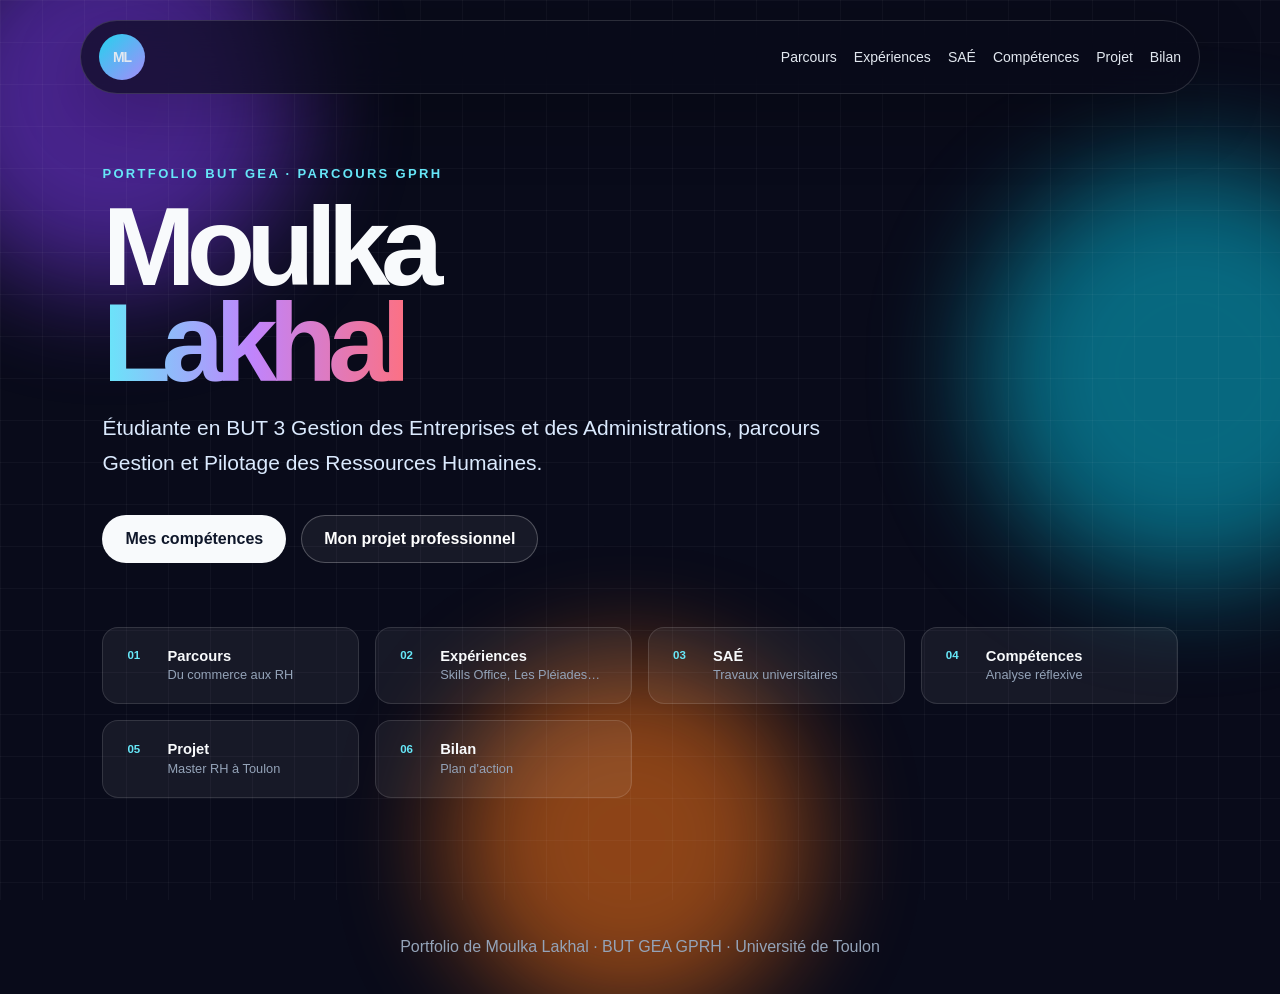
<file: index.html>
<!DOCTYPE html>
<html lang="fr">
<head>
  <meta charset="UTF-8" />
  <meta name="viewport" content="width=device-width, initial-scale=1.0" />
  <title>Portfolio BUT GEA GPRH - Moulka Lakhal</title>
  <link rel="stylesheet" href="style.css" />
  <link rel="stylesheet" href="style-patch.css" />
  <style>
    div.home-nav { display: grid !important; grid-template-columns: repeat(auto-fill, minmax(220px, 1fr)) !important; gap: 1rem !important; }
    div.home-nav a { display: flex !important; flex-direction: row !important; align-items: flex-start !important; gap: 1rem !important; padding: 1.25rem 1.5rem !important; background: rgba(255,255,255,.06) !important; border: 1px solid rgba(255,255,255,.12) !important; border-radius: 16px !important; text-decoration: none !important; color: #f8fafc !important; font-size: 14px !important; transition: transform .2s !important; }
    div.home-nav a:hover { transform: translateY(-3px) !important; border-color: rgba(103,232,249,.45) !important; }
    div.home-nav .hnc-num { font-size: .72rem !important; font-weight: 900 !important; color: #67e8f9 !important; min-width: 1.5rem !important; flex-shrink: 0 !important; padding-top: .1rem !important; }
    div.home-nav strong { display: block !important; font-size: .92rem !important; margin-bottom: .2rem !important; }
    div.home-nav p { margin: 0 !important; font-size: .8rem !important; color: #94a3b8 !important; line-height: 1.3 !important; }
  </style>
</head>
<body>
  <div class="orb orb-1"></div>
  <div class="orb orb-2"></div>
  <div class="orb orb-3"></div>
  <div class="grain"></div>

  <header class="navbar">
    <a class="logo" href="index.html">ML</a>
    <button class="menu-btn" id="menuBtn">☰</button>
    <nav id="navLinks">
      <a href="parcours.html">Parcours</a>
      <a href="experiences.html">Expériences</a>
      <a href="sae.html">SAÉ</a>
      <a href="competences.html">Compétences</a>
      <a href="projet.html">Projet</a>
      <a href="bilan.html">Bilan</a>
    </div>
  </header>

  <main>
    <section class="hero-home section">
      <div class="hero-home-inner reveal">
        <p class="eyebrow">Portfolio BUT GEA · Parcours GPRH</p>
        <h1>Moulka<br><span>Lakhal</span></h1>
        <p class="hero-text">
          Étudiante en BUT 3 Gestion des Entreprises et des Administrations, parcours Gestion et Pilotage des Ressources Humaines.
        </p>
        <div class="hero-actions">
          <a class="btn primary" href="competences.html">Mes compétences</a>
          <a class="btn secondary" href="projet.html">Mon projet professionnel</a>
        </div>
      </div>

      <div class="home-nav reveal delay-1">
        <a href="parcours.html" class="home-nav-card">
          <span class="hnc-num">01</span>
          <div>
            <strong>Parcours</strong>
            <p>Du commerce aux RH</p>
          </div>
        </a>
        <a href="experiences.html" class="home-nav-card">
          <span class="hnc-num">02</span>
          <div>
            <strong>Expériences</strong>
            <p>Skills Office, Les Pléiades…</p>
          </div>
        </a>
        <a href="sae.html" class="home-nav-card">
          <span class="hnc-num">03</span>
          <div>
            <strong>SAÉ</strong>
            <p>Travaux universitaires</p>
          </div>
        </a>
        <a href="competences.html" class="home-nav-card">
          <span class="hnc-num">04</span>
          <div>
            <strong>Compétences</strong>
            <p>Analyse réflexive</p>
          </div>
        </a>
        <a href="projet.html" class="home-nav-card">
          <span class="hnc-num">05</span>
          <div>
            <strong>Projet</strong>
            <p>Master RH à Toulon</p>
          </div>
        </a>
        <a href="bilan.html" class="home-nav-card">
          <span class="hnc-num">06</span>
          <div>
            <strong>Bilan</strong>
            <p>Plan d'action</p>
          </div>
        </a>
      </div>
    </section>
  </main>

  <footer>
    <p>Portfolio de Moulka Lakhal · BUT GEA GPRH · Université de Toulon</p>
  </footer>

  <script src="script.js"></script>
</body>
</html>
</file>
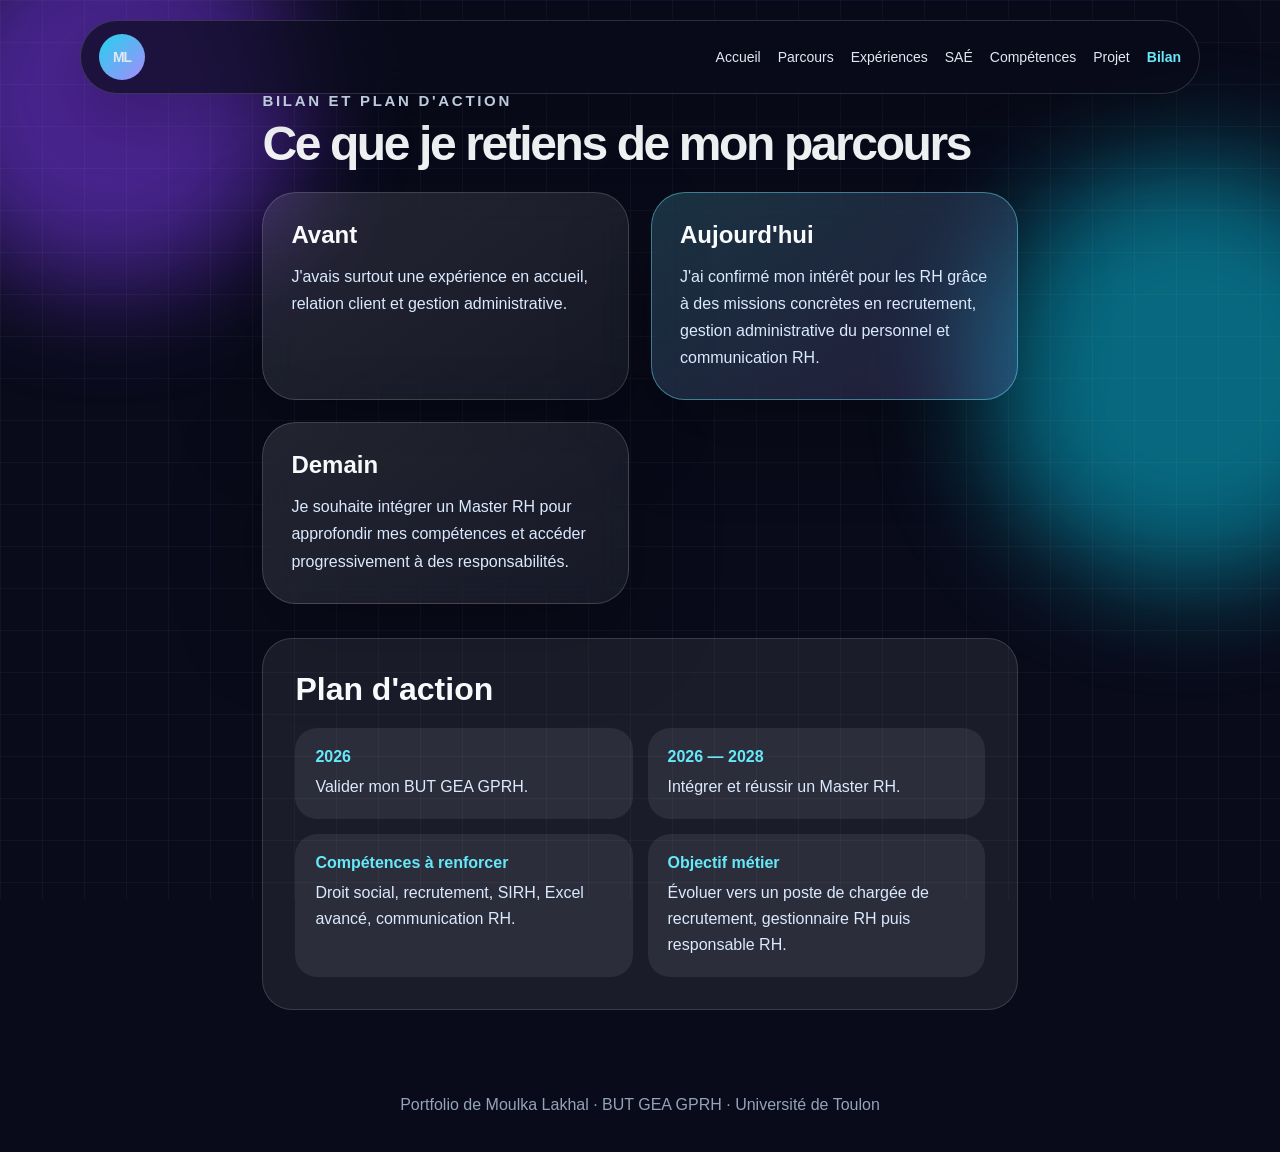
<file: bilan.html>
<!DOCTYPE html>
<html lang="fr">
<head>
  <meta charset="UTF-8" />
  <meta name="viewport" content="width=device-width, initial-scale=1.0" />
  <title>Bilan - Moulka Lakhal</title>
  <link rel="stylesheet" href="style.css" />
  <link rel="stylesheet" href="style-patch.css" />
</head>
<body class="simple-page">
  <div class="orb orb-1"></div>
  <div class="orb orb-2"></div>
  <div class="grain"></div>

  <header class="navbar">
    <a class="logo" href="index.html">ML</a>
    <button class="menu-btn" id="menuBtn">☰</button>
    <nav id="navLinks">
      <a href="index.html">Accueil</a>
      <a href="parcours.html">Parcours</a>
      <a href="experiences.html">Expériences</a>
      <a href="sae.html">SAÉ</a>
      <a href="competences.html">Compétences</a>
      <a href="projet.html">Projet</a>
      <a href="bilan.html" class="active">Bilan</a>
    </nav>
  </header>

  <main class="document-page">
    <div class="section-title reveal">
      <p class="eyebrow">Bilan et plan d'action</p>
      <h2>Ce que je retiens de mon parcours</h2>
    </div>
    <div class="bilan-grid reveal">
      <article class="bilan-card">
        <h3>Avant</h3>
        <p>J'avais surtout une expérience en accueil, relation client et gestion administrative.</p>
      </article>
      <article class="bilan-card highlight">
        <h3>Aujourd'hui</h3>
        <p>J'ai confirmé mon intérêt pour les RH grâce à des missions concrètes en recrutement, gestion administrative du personnel et communication RH.</p>
      </article>
      <article class="bilan-card">
        <h3>Demain</h3>
        <p>Je souhaite intégrer un Master RH pour approfondir mes compétences et accéder progressivement à des responsabilités.</p>
      </article>
    </div>

    <div class="action-plan reveal">
      <h3>Plan d'action</h3>
      <div class="steps">
        <div><span>2026</span><p>Valider mon BUT GEA GPRH.</p></div>
        <div><span>2026 — 2028</span><p>Intégrer et réussir un Master RH.</p></div>
        <div><span>Compétences à renforcer</span><p>Droit social, recrutement, SIRH, Excel avancé, communication RH.</p></div>
        <div><span>Objectif métier</span><p>Évoluer vers un poste de chargée de recrutement, gestionnaire RH puis responsable RH.</p></div>
      </div>
    </div>
  </main>

  <footer>
    <p>Portfolio de Moulka Lakhal · BUT GEA GPRH · Université de Toulon</p>
  </footer>

  <script src="script.js"></script>
</body>
</html>
</file>
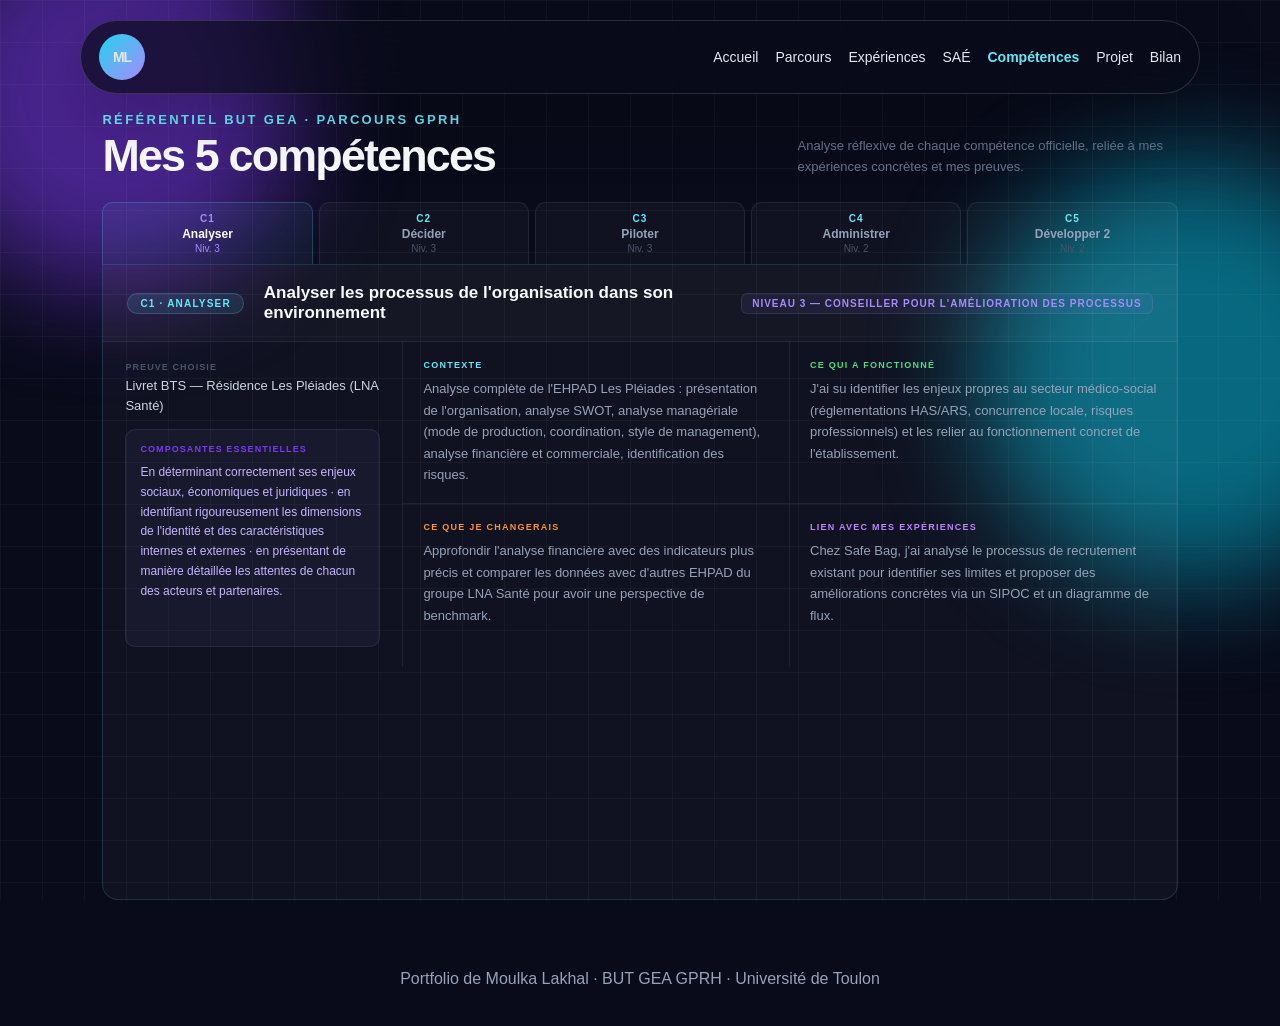
<file: competences.html>
<!DOCTYPE html>
<html lang="fr">
<head>
  <meta charset="UTF-8" />
  <meta name="viewport" content="width=device-width, initial-scale=1.0" />
  <title>Compétences - Moulka Lakhal</title>
  <link rel="stylesheet" href="style.css" />
  <link rel="stylesheet" href="style-patch.css" />
  <style>
    body.simple-page { scroll-snap-type: none; }

    .comp-page { padding: 5.5rem 0 0; min-height: 100vh; display: flex; flex-direction: column; }

    /* ── En-tête ── */
    .comp-hero {
      padding: 1.5rem 8vw 0;
      display: flex;
      align-items: baseline;
      justify-content: space-between;
      gap: 2rem;
      flex-wrap: wrap;
    }
    .comp-hero h2 {
      font-size: clamp(1.8rem, 3.5vw, 3rem);
      line-height: 1;
      letter-spacing: -.04em;
      margin: 4px 0 0;
    }
    .comp-hero-desc {
      max-width: 380px;
      font-size: 13px;
      color: #64748b;
      line-height: 1.6;
      align-self: flex-end;
    }

    /* ── Onglets ── */
    .comp-tabs {
      display: flex;
      margin: 1.5rem 8vw 0;
      gap: 6px;
    }
    .comp-tab {
      flex: 1;
      padding: 10px 8px 10px;
      text-align: center;
      cursor: pointer;
      border-radius: 10px 10px 0 0;
      border: 1px solid rgba(255,255,255,.08);
      border-bottom: none;
      background: rgba(255,255,255,.03);
      transition: background .2s;
      user-select: none;
    }
    .comp-tab .tab-num { font-size: 10px; font-weight: 900; color: #67e8f9; display: block; margin-bottom: 3px; letter-spacing: .1em; }
    .comp-tab .tab-label { font-size: 12px; font-weight: 700; color: #94a3b8; display: block; line-height: 1.2; }
    .comp-tab .tab-sub { font-size: 10px; color: #475569; display: block; margin-top: 2px; }
    .comp-tab:hover { background: rgba(255,255,255,.06); }
    .comp-tab:hover .tab-label { color: #e2e8f0; }
    .comp-tab.active { background: rgba(103,232,249,.06); border-color: rgba(103,232,249,.2); }
    .comp-tab.active .tab-num { color: #a78bfa; }
    .comp-tab.active .tab-label { color: #fff; }
    .comp-tab.active .tab-sub { color: #a78bfa; }

    /* ── Zone principale ── */
    .comp-panels {
      flex: 1;
      margin: 0 8vw;
      border: 1px solid rgba(103,232,249,.15);
      border-radius: 0 0 16px 16px;
      background: rgba(255,255,255,.03);
      overflow: hidden;
    }

    .comp-panel { display: none; }
    .comp-panel.active { display: grid; grid-template-columns: 300px 1fr; grid-template-rows: auto 1fr; }

    /* ── Bandeau du haut pleine largeur ── */
    .comp-top {
      grid-column: 1 / -1;
      display: flex;
      align-items: center;
      gap: 20px;
      padding: 18px 24px;
      border-bottom: 1px solid rgba(255,255,255,.07);
      background: rgba(255,255,255,.02);
      flex-wrap: wrap;
    }
    .comp-badge {
      padding: 4px 12px;
      border-radius: 999px;
      background: rgba(103,232,249,.1);
      border: 1px solid rgba(103,232,249,.2);
      font-size: 10px;
      font-weight: 900;
      color: #67e8f9;
      text-transform: uppercase;
      letter-spacing: .12em;
      white-space: nowrap;
    }
    .comp-top-title {
      font-size: 17px;
      font-weight: 700;
      color: #f8fafc;
      flex: 1;
      min-width: 200px;
    }
    .comp-niveau {
      font-size: 10px;
      font-weight: 700;
      color: #a78bfa;
      text-transform: uppercase;
      letter-spacing: .1em;
      padding: 4px 10px;
      background: rgba(167,139,250,.08);
      border-radius: 6px;
      border: 1px solid rgba(167,139,250,.15);
      white-space: nowrap;
    }

    /* ── Colonne gauche ── */
    .comp-left {
      padding: 20px 22px;
      border-right: 1px solid rgba(255,255,255,.07);
      display: flex;
      flex-direction: column;
      gap: 14px;
    }
    .info-block { display: flex; flex-direction: column; gap: 4px; }
    .info-label {
      font-size: 9px;
      text-transform: uppercase;
      letter-spacing: .12em;
      font-weight: 800;
      color: #475569;
    }
    .info-val { font-size: 13px; color: #cbd5e1; line-height: 1.5; }

    .comp-ce {
      flex: 1;
      background: rgba(167,139,250,.06);
      border: 1px solid rgba(167,139,250,.12);
      border-radius: 10px;
      padding: 12px 14px;
      font-size: 12px;
      color: #c4b5fd;
      line-height: 1.65;
    }
    .comp-ce-label {
      font-size: 9px;
      text-transform: uppercase;
      letter-spacing: .12em;
      color: #7c3aed;
      font-weight: 800;
      margin-bottom: 6px;
    }

    /* ── Colonne droite : grille 2×2 ── */
    .comp-right {
      display: grid;
      grid-template-columns: 1fr 1fr;
      grid-template-rows: 1fr 1fr;
    }
    .comp-bloc {
      padding: 18px 20px;
      border-right: 1px solid rgba(255,255,255,.06);
      border-bottom: 1px solid rgba(255,255,255,.06);
    }
    .comp-bloc:nth-child(2) { border-right: none; }
    .comp-bloc:nth-child(3) { border-bottom: none; }
    .comp-bloc:nth-child(4) { border-right: none; border-bottom: none; }

    .comp-bloc-title {
      font-size: 9px;
      text-transform: uppercase;
      letter-spacing: .14em;
      font-weight: 800;
      margin-bottom: 8px;
    }
    .comp-bloc:nth-child(1) .comp-bloc-title { color: #67e8f9; }
    .comp-bloc:nth-child(2) .comp-bloc-title { color: #4ade80; }
    .comp-bloc:nth-child(3) .comp-bloc-title { color: #fb923c; }
    .comp-bloc:nth-child(4) .comp-bloc-title { color: #c084fc; }

    .comp-bloc-text { font-size: 13px; color: #94a3b8; line-height: 1.65; }

    /* ── Mobile ── */
    @media (max-width: 860px) {
      .comp-panel.active { grid-template-columns: 1fr; }
      .comp-top { flex-direction: column; align-items: flex-start; }
      .comp-left { border-right: none; border-bottom: 1px solid rgba(255,255,255,.07); }
      .comp-right { grid-template-columns: 1fr; }
      .comp-bloc { border-right: none; }
      .comp-tabs { gap: 3px; }
      .comp-tab { min-width: 60px; }
      .comp-tab .tab-sub { display: none; }
      .comp-panels { margin: 0 4vw; }
      .comp-hero { padding: 1.5rem 4vw 0; }
      .comp-tabs { margin: 1.5rem 4vw 0; }
    }
  </style>
</head>
<body class="simple-page">
  <div class="orb orb-1"></div>
  <div class="orb orb-2"></div>
  <div class="grain"></div>

  <header class="navbar">
    <a class="logo" href="index.html">ML</a>
    <button class="menu-btn" id="menuBtn">☰</button>
    <nav id="navLinks">
      <a href="index.html">Accueil</a>
      <a href="parcours.html">Parcours</a>
      <a href="experiences.html">Expériences</a>
      <a href="sae.html">SAÉ</a>
      <a href="competences.html" class="active">Compétences</a>
      <a href="projet.html">Projet</a>
      <a href="bilan.html">Bilan</a>
    </nav>
  </header>

  <main class="comp-page">

    <div class="comp-hero">
      <div>
        <p class="eyebrow" style="margin-bottom:6px">Référentiel BUT GEA · Parcours GPRH</p>
        <h2>Mes 5 compétences</h2>
      </div>
      <p class="comp-hero-desc">Analyse réflexive de chaque compétence officielle, reliée à mes expériences concrètes et mes preuves.</p>
    </div>

    <div class="comp-tabs">
      <div class="comp-tab active" onclick="showComp(0,this)">
        <span class="tab-num">C1</span>
        <span class="tab-label">Analyser</span>
        <span class="tab-sub">Niv. 3</span>
      </div>
      <div class="comp-tab" onclick="showComp(1,this)">
        <span class="tab-num">C2</span>
        <span class="tab-label">Décider</span>
        <span class="tab-sub">Niv. 3</span>
      </div>
      <div class="comp-tab" onclick="showComp(2,this)">
        <span class="tab-num">C3</span>
        <span class="tab-label">Piloter</span>
        <span class="tab-sub">Niv. 3</span>
      </div>
      <div class="comp-tab" onclick="showComp(3,this)">
        <span class="tab-num">C4</span>
        <span class="tab-label">Administrer</span>
        <span class="tab-sub">Niv. 2</span>
      </div>
      <div class="comp-tab" onclick="showComp(4,this)">
        <span class="tab-num">C5</span>
        <span class="tab-label">Développer 2</span>
        <span class="tab-sub">Niv. 2</span>
      </div>
    </div>

    <div class="comp-panels">

      <!-- C1 ANALYSER -->
      <div class="comp-panel active" id="panel-0">
        <div class="comp-top">
          <span class="comp-badge">C1 · Analyser</span>
          <span class="comp-top-title">Analyser les processus de l'organisation dans son environnement</span>
          <span class="comp-niveau">Niveau 3 — Conseiller pour l'amélioration des processus</span>
        </div>
        <div class="comp-left">
          <div class="info-block">
            <span class="info-label">Preuve choisie</span>
            <span class="info-val">Livret BTS — Résidence Les Pléiades (LNA Santé)</span>
          </div>
          <div class="comp-ce">
            <div class="comp-ce-label">Composantes essentielles</div>
            En déterminant correctement ses enjeux sociaux, économiques et juridiques · en identifiant rigoureusement les dimensions de l'identité et des caractéristiques internes et externes · en présentant de manière détaillée les attentes de chacun des acteurs et partenaires.
          </div>
        </div>
        <div class="comp-right">
          <div class="comp-bloc">
            <div class="comp-bloc-title">Contexte</div>
            <div class="comp-bloc-text">Analyse complète de l'EHPAD Les Pléiades : présentation de l'organisation, analyse SWOT, analyse managériale (mode de production, coordination, style de management), analyse financière et commerciale, identification des risques.</div>
          </div>
          <div class="comp-bloc">
            <div class="comp-bloc-title">Ce qui a fonctionné</div>
            <div class="comp-bloc-text">J'ai su identifier les enjeux propres au secteur médico-social (réglementations HAS/ARS, concurrence locale, risques professionnels) et les relier au fonctionnement concret de l'établissement.</div>
          </div>
          <div class="comp-bloc">
            <div class="comp-bloc-title">Ce que je changerais</div>
            <div class="comp-bloc-text">Approfondir l'analyse financière avec des indicateurs plus précis et comparer les données avec d'autres EHPAD du groupe LNA Santé pour avoir une perspective de benchmark.</div>
          </div>
          <div class="comp-bloc">
            <div class="comp-bloc-title">Lien avec mes expériences</div>
            <div class="comp-bloc-text">Chez Safe Bag, j'ai analysé le processus de recrutement existant pour identifier ses limites et proposer des améliorations concrètes via un SIPOC et un diagramme de flux.</div>
          </div>
        </div>
      </div>

      <!-- C2 DÉCIDER -->
      <div class="comp-panel" id="panel-1">
        <div class="comp-top">
          <span class="comp-badge">C2 · Décider</span>
          <span class="comp-top-title">Aider à la prise de décision</span>
          <span class="comp-niveau">Niveau 3 — Concourir à la prise de décision</span>
        </div>
        <div class="comp-left">
          <div class="info-block">
            <span class="info-label">Preuve choisie</span>
            <span class="info-val">Livret Safe Bag — indicateurs SMART et plan d'action recrutement</span>
          </div>
          <div class="comp-ce">
            <div class="comp-ce-label">Composantes essentielles</div>
            En utilisant efficacement un système d'information de gestion adapté · en utilisant des outils notamment numériques pertinents · en interprétant pertinemment les données qualitatives et quantitatives · en respectant rigoureusement les contraintes et procédures de l'organisation.
          </div>
        </div>
        <div class="comp-right">
          <div class="comp-bloc">
            <div class="comp-bloc-title">Contexte</div>
            <div class="comp-bloc-text">À partir du diagnostic du processus de recrutement chez Safe Bag, j'ai construit des indicateurs SMART (délai de recrutement, taux de réussite période d'essai, satisfaction managers) et un plan d'action priorisé.</div>
          </div>
          <div class="comp-bloc">
            <div class="comp-bloc-title">Ce qui a fonctionné</div>
            <div class="comp-bloc-text">La mise en place d'un tableau de suivi Excel et d'indicateurs mesurables a permis de structurer la prise de décision sur les recrutements de manière objective et traçable.</div>
          </div>
          <div class="comp-bloc">
            <div class="comp-bloc-title">Ce que je changerais</div>
            <div class="comp-bloc-text">Intégrer des données quantitatives sur le turnover et le coût moyen d'un recrutement pour renforcer l'argumentation et faciliter les arbitrages.</div>
          </div>
          <div class="comp-bloc">
            <div class="comp-bloc-title">Lien avec mes expériences</div>
            <div class="comp-bloc-text">Chez Phencia Consulting, j'ai utilisé des outils de gestion (facturation, lettrage, rapprochement) pour produire une information fiable servant à la prise de décision financière.</div>
          </div>
        </div>
      </div>

      <!-- C3 PILOTER -->
      <div class="comp-panel" id="panel-2">
        <div class="comp-top">
          <span class="comp-badge">C3 · Piloter</span>
          <span class="comp-top-title">Piloter les relations avec les parties prenantes de l'organisation</span>
          <span class="comp-niveau">Niveau 3 — Améliorer les relations entre les parties prenantes</span>
        </div>
        <div class="comp-left">
          <div class="info-block">
            <span class="info-label">Preuve choisie</span>
            <span class="info-val">Semaine de prévention des risques — Résidence Les Pléiades</span>
          </div>
          <div class="comp-ce">
            <div class="comp-ce-label">Composantes essentielles</div>
            En mettant en œuvre une démarche favorisant la cohésion de groupe · en participant efficacement à des projets collaboratifs · en mobilisant des outils et techniques de communication adaptés aux enjeux · en contribuant à la gestion individuelle et collective des parties prenantes.
          </div>
        </div>
        <div class="comp-right">
          <div class="comp-bloc">
            <div class="comp-bloc-title">Contexte</div>
            <div class="comp-bloc-text">Coordination de toutes les parties prenantes (chefs de service, soignants, ASH, restauration, résidents) pour la semaine de prévention sur 3 jours, avec sessions adaptées à chaque pôle.</div>
          </div>
          <div class="comp-bloc">
            <div class="comp-bloc-title">Ce qui a fonctionné</div>
            <div class="comp-bloc-text">La réunion de lancement, la communication ciblée (flyers, mails, rappels) et l'approche ludique ont favorisé l'adhésion. 85 % ont trouvé la méthode innovante, 88 % d'intérêt global.</div>
          </div>
          <div class="comp-bloc">
            <div class="comp-bloc-title">Ce que je changerais</div>
            <div class="comp-bloc-text">Mieux adapter les horaires pour les équipes de nuit et ajouter des mises en situation pratiques pour renforcer l'ancrage des bonnes pratiques.</div>
          </div>
          <div class="comp-bloc">
            <div class="comp-bloc-title">Lien avec mes expériences</div>
            <div class="comp-bloc-text">Chez Skills Office, j'ai géré quotidiennement les relations avec candidats, intérimaires et entreprises clientes en adaptant ma communication à chaque interlocuteur.</div>
          </div>
        </div>
      </div>

      <!-- C4 ADMINISTRER -->
      <div class="comp-panel" id="panel-3">
        <div class="comp-top">
          <span class="comp-badge">C4 · Administrer</span>
          <span class="comp-top-title">Gérer l'administration du personnel</span>
          <span class="comp-niveau">Niveau 2 — Optimiser les processus administratifs RH</span>
        </div>
        <div class="comp-left">
          <div class="info-block">
            <span class="info-label">Preuve choisie</span>
            <span class="info-val">Stage Skills Office Intérim — administration RH</span>
          </div>
          <div class="comp-ce">
            <div class="comp-ce-label">Composantes essentielles</div>
            En appliquant rigoureusement le cadre juridique en matière de RH · en établissant la paie conformément à la réglementation en vigueur · en produisant des documents administratifs et juridiques adaptés.
          </div>
        </div>
        <div class="comp-right">
          <div class="comp-bloc">
            <div class="comp-bloc-title">Contexte</div>
            <div class="comp-bloc-text">Gestion administrative complète des intérimaires : rédaction des contrats de mission, DPAE, visites médicales, suivi des dossiers. Utilisation d'Anael, Coffreo (signature électronique) et Medispace.</div>
          </div>
          <div class="comp-bloc">
            <div class="comp-bloc-title">Ce qui a fonctionné</div>
            <div class="comp-bloc-text">Rigueur dans le respect des délais légaux (DPAE dans les 8 heures), organisation des dossiers et montée en compétence progressive sur les outils SIRH spécifiques à l'intérim.</div>
          </div>
          <div class="comp-bloc">
            <div class="comp-bloc-title">Ce que je changerais</div>
            <div class="comp-bloc-text">Approfondir mes connaissances en droit du travail — motifs de recours à l'intérim, contrats spécifiques — pour gagner en autonomie sur les situations complexes.</div>
          </div>
          <div class="comp-bloc">
            <div class="comp-bloc-title">Lien avec mes expériences</div>
            <div class="comp-bloc-text">Cette compétence est au cœur de mon stage : chaque dossier intérimaire impliquait la maîtrise du cadre juridique et la production rigoureuse de documents conformes.</div>
          </div>
        </div>
      </div>

      <!-- C5 DÉVELOPPER 2 -->
      <div class="comp-panel" id="panel-4">
        <div class="comp-top">
          <span class="comp-badge">C5 · Développer 2</span>
          <span class="comp-top-title">Gérer le développement des ressources humaines</span>
          <span class="comp-niveau">Niveau 2 — Optimiser les politiques RH</span>
        </div>
        <div class="comp-left">
          <div class="info-block">
            <span class="info-label">Preuve choisie</span>
            <span class="info-val">Livret Safe Bag — optimisation recrutement et intégration</span>
          </div>
          <div class="comp-ce">
            <div class="comp-ce-label">Composantes essentielles</div>
            En mobilisant les dispositifs adaptés de formation et de développement des compétences · en contribuant efficacement au processus de recrutement externe · en assurant une communication RH interne et externe pertinente · en contribuant à la mise en place des dispositifs de protection de la santé-sécurité et de la QVT.
          </div>
        </div>
        <div class="comp-right">
          <div class="comp-bloc">
            <div class="comp-bloc-title">Contexte</div>
            <div class="comp-bloc-text">Proposition d'un processus de recrutement structuré (fiche de poste, grille d'entretien, diffusion multi-plateformes) et d'un parcours d'intégration complet (carnet d'accueil, check-list, référent) pour Safe Bag.</div>
          </div>
          <div class="comp-bloc">
            <div class="comp-bloc-title">Ce qui a fonctionné</div>
            <div class="comp-bloc-text">Conception d'outils directement utilisables par l'entreprise et plan d'action progressif sur 8 semaines, adapté aux contraintes de l'activité aéroportuaire et aux besoins saisonniers.</div>
          </div>
          <div class="comp-bloc">
            <div class="comp-bloc-title">Ce que je changerais</div>
            <div class="comp-bloc-text">Intégrer une démarche QVT plus explicite dans le parcours d'intégration et prévoir des indicateurs de rétention à 6 mois pour mesurer l'impact réel des outils mis en place.</div>
          </div>
          <div class="comp-bloc">
            <div class="comp-bloc-title">Lien avec mes expériences</div>
            <div class="comp-bloc-text">Cette compétence synthétise mon stage Skills Office (recrutement, intégration, SIRH) et mon livret Safe Bag : passer d'une pratique terrain à une politique RH structurée.</div>
          </div>
        </div>
      </div>

    </div><!-- /comp-panels -->
  </main>

  <footer style="margin-top:2rem">
    <p>Portfolio de Moulka Lakhal · BUT GEA GPRH · Université de Toulon</p>
  </footer>

  <script src="script.js"></script>
  <script>
    function showComp(index, el) {
      document.querySelectorAll('.comp-panel').forEach(p => p.classList.remove('active'));
      document.querySelectorAll('.comp-tab').forEach(t => t.classList.remove('active'));
      document.getElementById('panel-' + index).classList.add('active');
      el.classList.add('active');
    }
  </script>
</body>
</html>
</file>
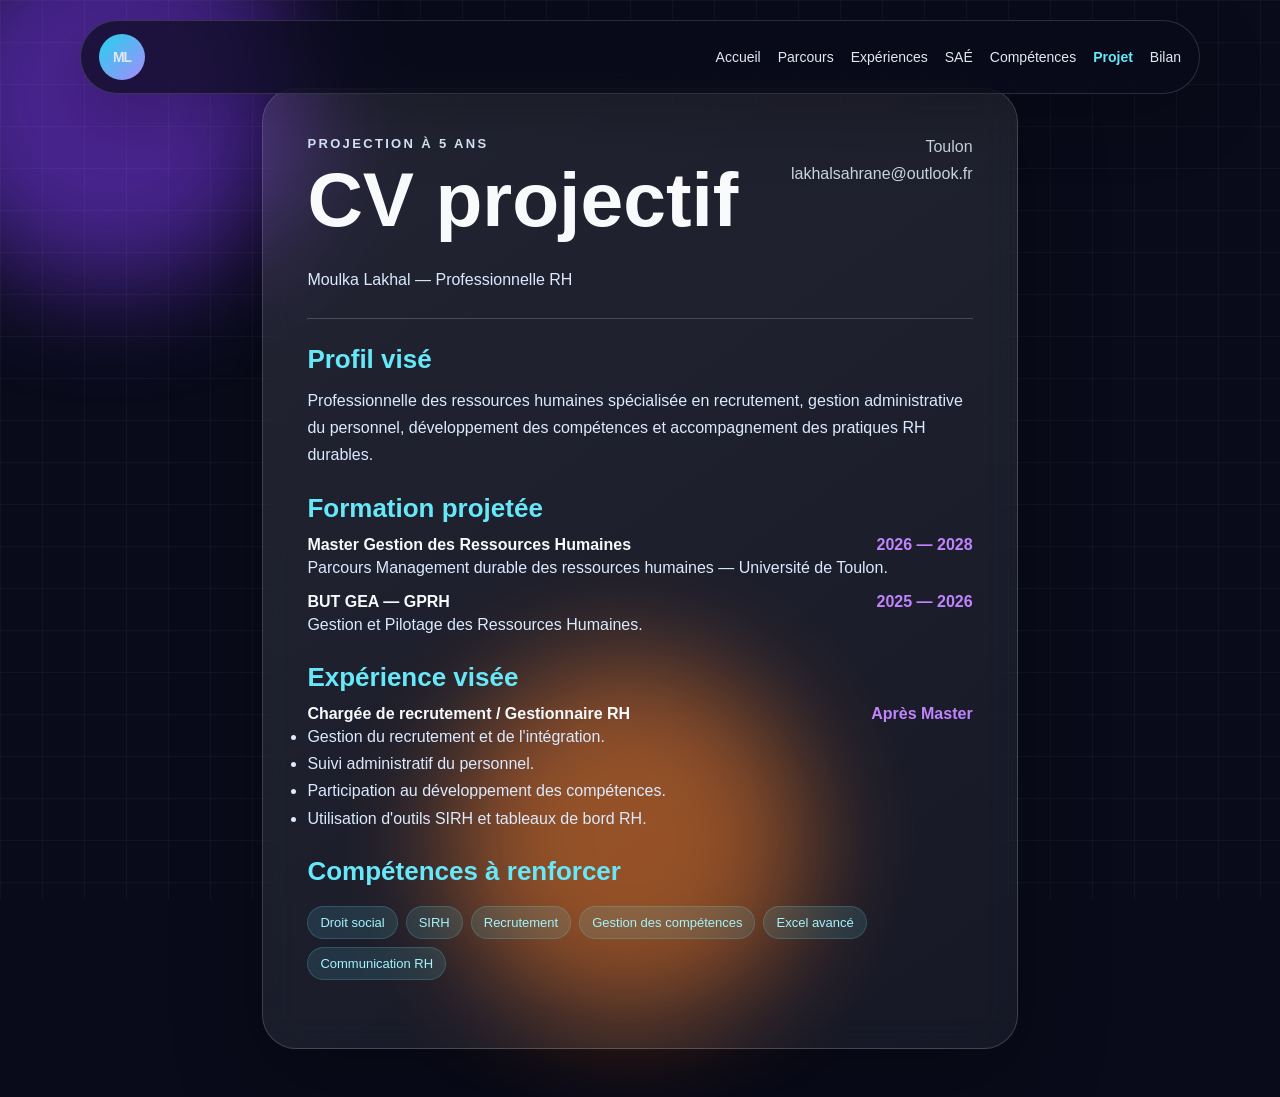
<file: cv-projectif.html>
<!DOCTYPE html>
<html lang="fr">
<head>
  <meta charset="UTF-8" />
  <meta name="viewport" content="width=device-width, initial-scale=1.0" />
  <title>CV projectif - Moulka Lakhal</title>
  <link rel="stylesheet" href="style.css" />
  <link rel="stylesheet" href="style-patch.css" />
</head>
<body class="simple-page">
  <div class="orb orb-1"></div><div class="orb orb-3"></div><div class="grain"></div>

  <header class="navbar">
    <a class="logo" href="index.html">ML</a>
    <button class="menu-btn" id="menuBtn">☰</button>
    <nav id="navLinks">
      <a href="index.html">Accueil</a>
      <a href="parcours.html">Parcours</a>
      <a href="experiences.html">Expériences</a>
      <a href="sae.html">SAÉ</a>
      <a href="competences.html">Compétences</a>
      <a href="projet.html" class="active">Projet</a>
      <a href="bilan.html">Bilan</a>
    </nav>
  </header>

  <main class="document-page">
    <article class="cv-card reveal">
      <header class="cv-head">
        <div>
          <p class="eyebrow">Projection à 5 ans</p>
          <h1>CV projectif</h1>
          <p>Moulka Lakhal — Professionnelle RH</p>
        </div>
        <div class="cv-contact">Toulon<br>lakhalsahrane@outlook.fr</div>
      </header>
      <section>
        <h2>Profil visé</h2>
        <p>Professionnelle des ressources humaines spécialisée en recrutement, gestion administrative du personnel, développement des compétences et accompagnement des pratiques RH durables.</p>
      </section>
      <section>
        <h2>Formation projetée</h2>
        <div class="cv-line"><strong>Master Gestion des Ressources Humaines</strong><span>2026 — 2028</span></div>
        <p>Parcours Management durable des ressources humaines — Université de Toulon.</p>
        <div class="cv-line"><strong>BUT GEA — GPRH</strong><span>2025 — 2026</span></div>
        <p>Gestion et Pilotage des Ressources Humaines.</p>
      </section>
      <section>
        <h2>Expérience visée</h2>
        <div class="cv-line"><strong>Chargée de recrutement / Gestionnaire RH</strong><span>Après Master</span></div>
        <ul>
          <li>Gestion du recrutement et de l'intégration.</li>
          <li>Suivi administratif du personnel.</li>
          <li>Participation au développement des compétences.</li>
          <li>Utilisation d'outils SIRH et tableaux de bord RH.</li>
        </ul>
      </section>
      <section>
        <h2>Compétences à renforcer</h2>
        <div class="tags"><span>Droit social</span><span>SIRH</span><span>Recrutement</span><span>Gestion des compétences</span><span>Excel avancé</span><span>Communication RH</span></div>
      </section>
    </article>
  </main>

  <script src="script.js"></script>
</body>
</html>
</file>
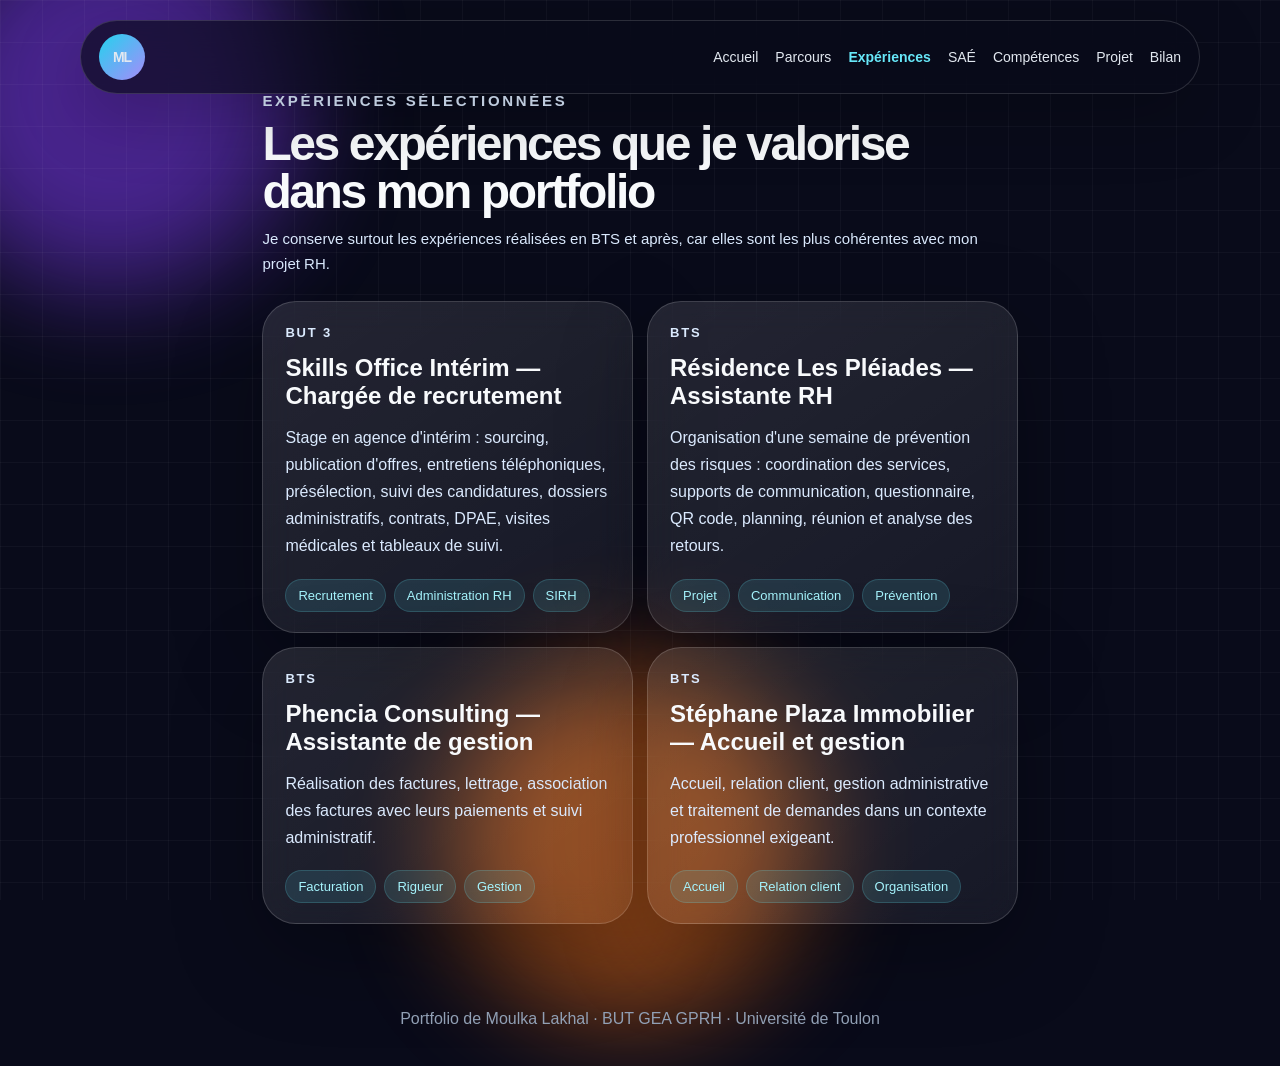
<file: experiences.html>
<!DOCTYPE html>
<html lang="fr">
<head>
  <meta charset="UTF-8" />
  <meta name="viewport" content="width=device-width, initial-scale=1.0" />
  <title>Expériences - Moulka Lakhal</title>
  <link rel="stylesheet" href="style.css" />
  <link rel="stylesheet" href="style-patch.css" />
</head>
<body class="simple-page">
  <div class="orb orb-1"></div>
  <div class="orb orb-3"></div>
  <div class="grain"></div>

  <header class="navbar">
    <a class="logo" href="index.html">ML</a>
    <button class="menu-btn" id="menuBtn">☰</button>
    <nav id="navLinks">
      <a href="index.html">Accueil</a>
      <a href="parcours.html">Parcours</a>
      <a href="experiences.html" class="active">Expériences</a>
      <a href="sae.html">SAÉ</a>
      <a href="competences.html">Compétences</a>
      <a href="projet.html">Projet</a>
      <a href="bilan.html">Bilan</a>
    </nav>
  </header>

  <main class="document-page">
    <div class="section-title reveal">
      <p class="eyebrow">Expériences sélectionnées</p>
      <h2>Les expériences que je valorise dans mon portfolio</h2>
      <p>Je conserve surtout les expériences réalisées en BTS et après, car elles sont les plus cohérentes avec mon projet RH.</p>
    </div>
    <div class="cards-grid">
      <article class="glass-card reveal">
        <p class="card-label">BUT 3</p>
        <h3>Skills Office Intérim — Chargée de recrutement</h3>
        <p>Stage en agence d'intérim : sourcing, publication d'offres, entretiens téléphoniques, présélection, suivi des candidatures, dossiers administratifs, contrats, DPAE, visites médicales et tableaux de suivi.</p>
        <div class="tags"><span>Recrutement</span><span>Administration RH</span><span>SIRH</span></div>
      </article>
      <article class="glass-card reveal delay-1">
        <p class="card-label">BTS</p>
        <h3>Résidence Les Pléiades — Assistante RH</h3>
        <p>Organisation d'une semaine de prévention des risques : coordination des services, supports de communication, questionnaire, QR code, planning, réunion et analyse des retours.</p>
        <div class="tags"><span>Projet</span><span>Communication</span><span>Prévention</span></div>
      </article>
      <article class="glass-card reveal delay-2">
        <p class="card-label">BTS</p>
        <h3>Phencia Consulting — Assistante de gestion</h3>
        <p>Réalisation des factures, lettrage, association des factures avec leurs paiements et suivi administratif.</p>
        <div class="tags"><span>Facturation</span><span>Rigueur</span><span>Gestion</span></div>
      </article>
      <article class="glass-card reveal delay-3">
        <p class="card-label">BTS</p>
        <h3>Stéphane Plaza Immobilier — Accueil et gestion</h3>
        <p>Accueil, relation client, gestion administrative et traitement de demandes dans un contexte professionnel exigeant.</p>
        <div class="tags"><span>Accueil</span><span>Relation client</span><span>Organisation</span></div>
      </article>
    </div>
  </main>

  <footer>
    <p>Portfolio de Moulka Lakhal · BUT GEA GPRH · Université de Toulon</p>
  </footer>

  <script src="script.js"></script>
</body>
</html>
</file>
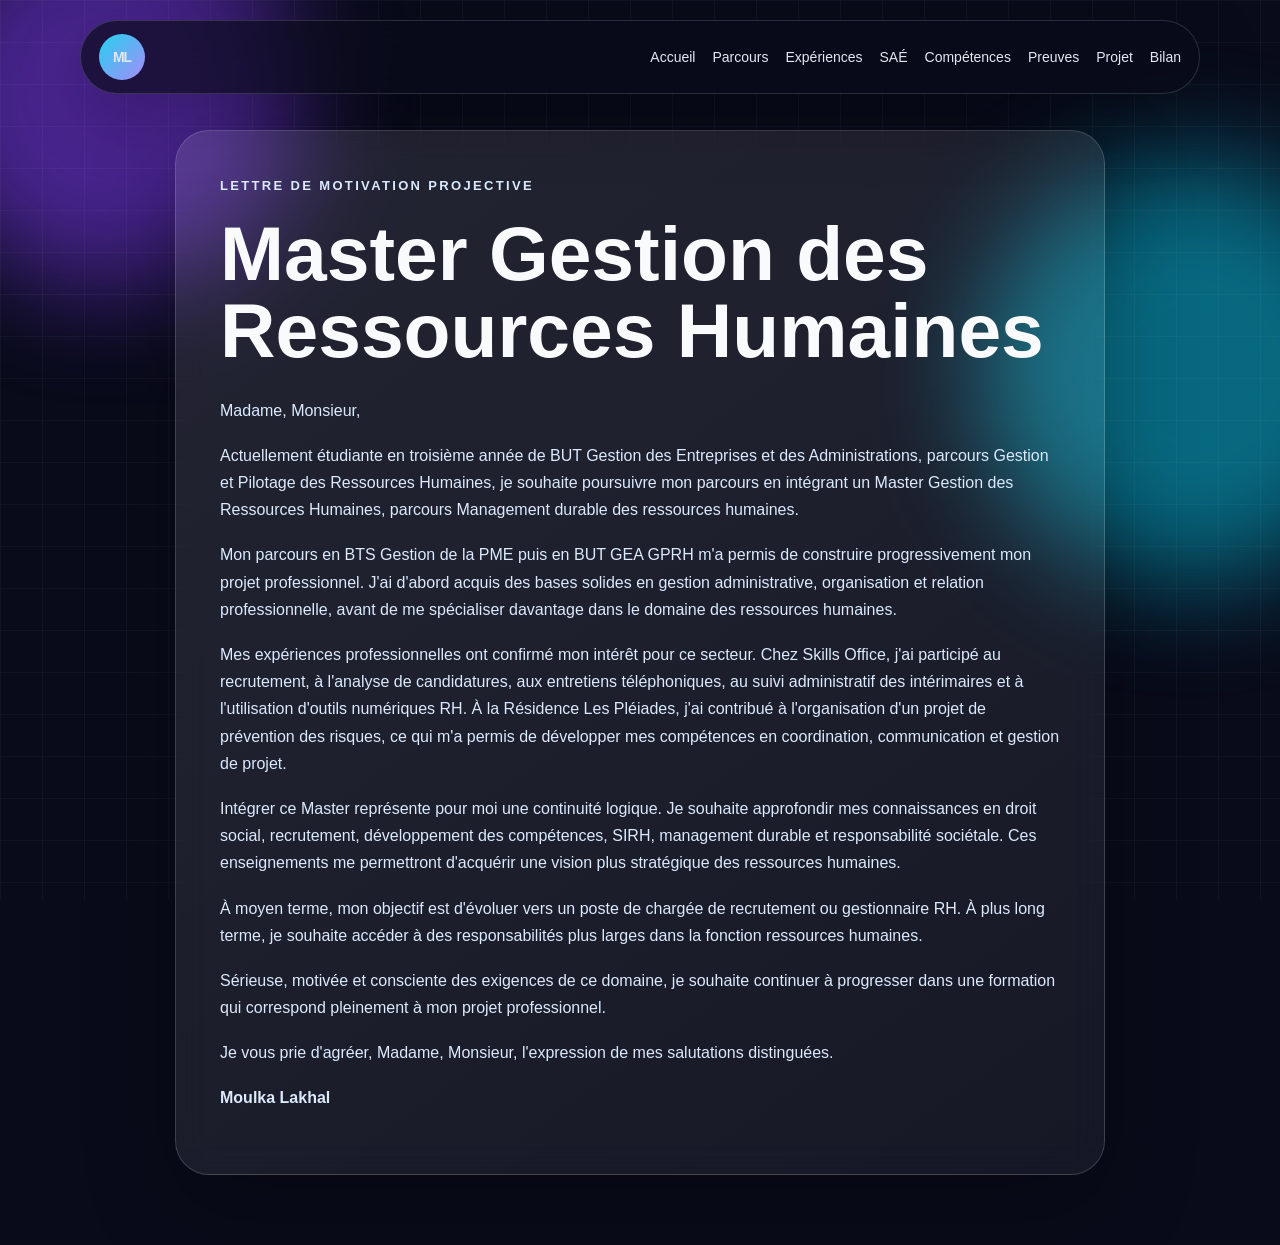
<file: lettre-motivation.html>
<!DOCTYPE html>
<html lang="fr">
<head>
  <meta charset="UTF-8" />
  <meta name="viewport" content="width=device-width, initial-scale=1.0" />
  <title>Lettre de motivation projective - Moulka Lakhal</title>
  <link rel="stylesheet" href="style.css" />
</head>
<body class="simple-page">
  <div class="orb orb-1"></div><div class="orb orb-2"></div><div class="grain"></div>

  <header class="navbar">
    <a class="logo" href="index.html">ML</a>
    <button class="menu-btn" id="menuBtn">☰</button>
    <nav id="navLinks">
      <a href="index.html">Accueil</a>
      <a href="parcours.html">Parcours</a>
      <a href="experiences.html">Expériences</a>
      <a href="sae.html">SAÉ</a>
      <a href="competences.html">Compétences</a>
      <a href="preuves.html">Preuves</a>
      <a href="projet.html" class="active">Projet</a>
      <a href="bilan.html">Bilan</a>
    </nav>
  </header>

  <main class="document-page">
    <article class="document-card reveal">
      <p class="eyebrow">Lettre de motivation projective</p>
      <h1>Master Gestion des Ressources Humaines</h1>
      <p>Madame, Monsieur,</p>
      <p>Actuellement étudiante en troisième année de BUT Gestion des Entreprises et des Administrations, parcours Gestion et Pilotage des Ressources Humaines, je souhaite poursuivre mon parcours en intégrant un Master Gestion des Ressources Humaines, parcours Management durable des ressources humaines.</p>
      <p>Mon parcours en BTS Gestion de la PME puis en BUT GEA GPRH m'a permis de construire progressivement mon projet professionnel. J'ai d'abord acquis des bases solides en gestion administrative, organisation et relation professionnelle, avant de me spécialiser davantage dans le domaine des ressources humaines.</p>
      <p>Mes expériences professionnelles ont confirmé mon intérêt pour ce secteur. Chez Skills Office, j'ai participé au recrutement, à l'analyse de candidatures, aux entretiens téléphoniques, au suivi administratif des intérimaires et à l'utilisation d'outils numériques RH. À la Résidence Les Pléiades, j'ai contribué à l'organisation d'un projet de prévention des risques, ce qui m'a permis de développer mes compétences en coordination, communication et gestion de projet.</p>
      <p>Intégrer ce Master représente pour moi une continuité logique. Je souhaite approfondir mes connaissances en droit social, recrutement, développement des compétences, SIRH, management durable et responsabilité sociétale. Ces enseignements me permettront d'acquérir une vision plus stratégique des ressources humaines.</p>
      <p>À moyen terme, mon objectif est d'évoluer vers un poste de chargée de recrutement ou gestionnaire RH. À plus long terme, je souhaite accéder à des responsabilités plus larges dans la fonction ressources humaines.</p>
      <p>Sérieuse, motivée et consciente des exigences de ce domaine, je souhaite continuer à progresser dans une formation qui correspond pleinement à mon projet professionnel.</p>
      <p>Je vous prie d'agréer, Madame, Monsieur, l'expression de mes salutations distinguées.</p>
      <p><strong>Moulka Lakhal</strong></p>
    </article>
  </main>

  <script src="script.js"></script>
</body>
</html>
</file>
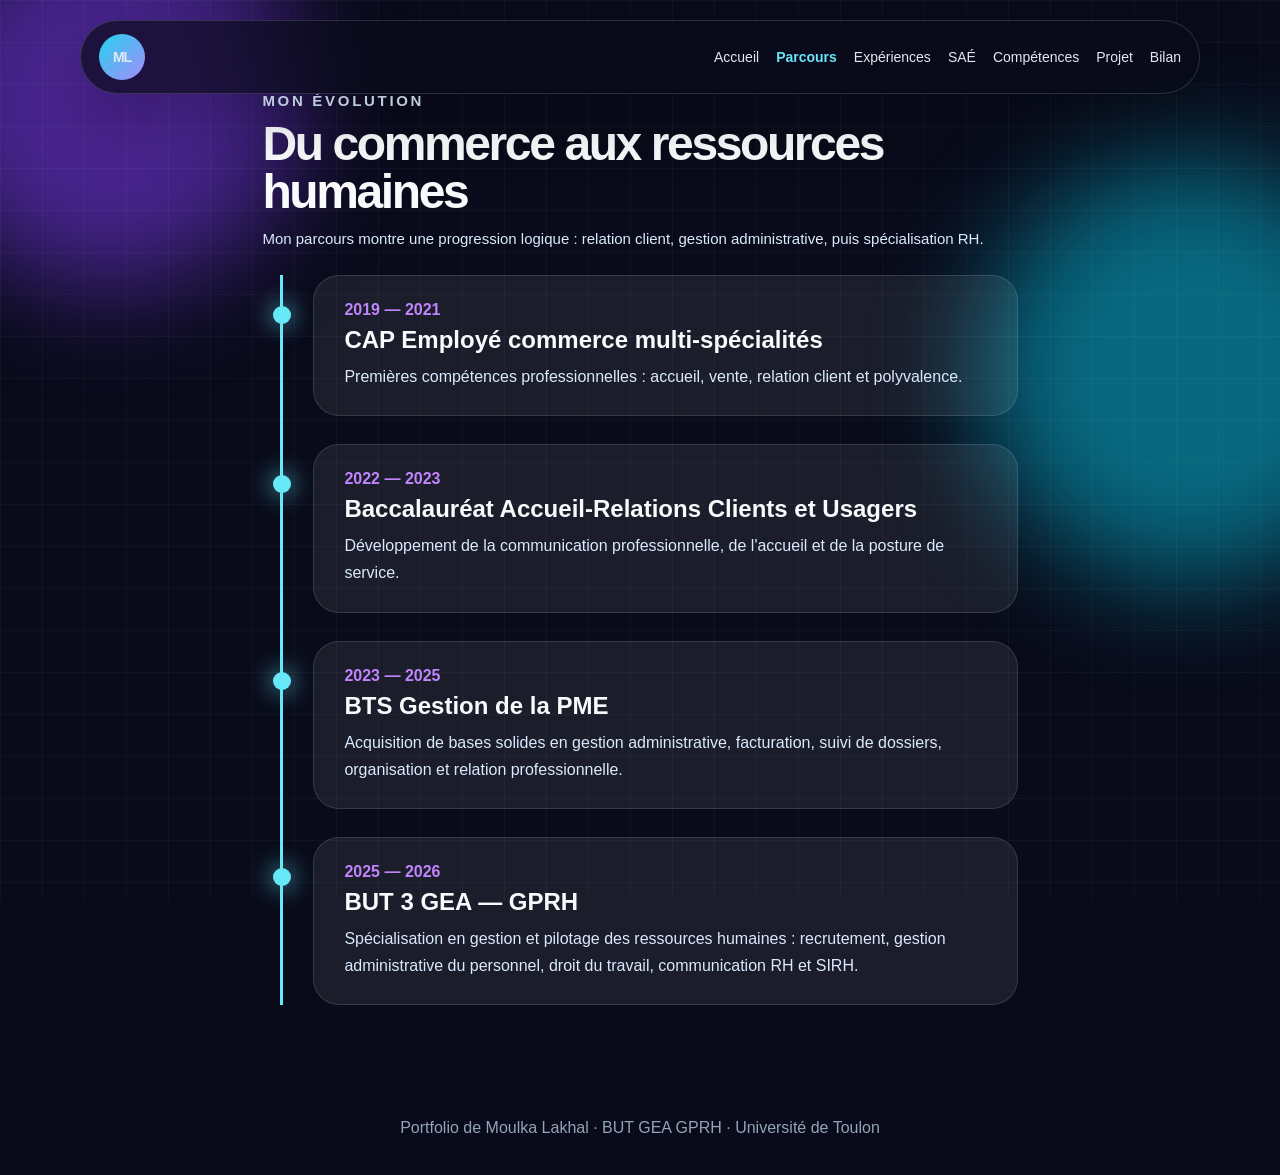
<file: parcours.html>
<!DOCTYPE html>
<html lang="fr">
<head>
  <meta charset="UTF-8" />
  <meta name="viewport" content="width=device-width, initial-scale=1.0" />
  <title>Parcours - Moulka Lakhal</title>
  <link rel="stylesheet" href="style.css" />
  <link rel="stylesheet" href="style-patch.css" />
</head>
<body class="simple-page">
  <div class="orb orb-1"></div>
  <div class="orb orb-2"></div>
  <div class="grain"></div>

  <header class="navbar">
    <a class="logo" href="index.html">ML</a>
    <button class="menu-btn" id="menuBtn">☰</button>
    <nav id="navLinks">
      <a href="index.html">Accueil</a>
      <a href="parcours.html" class="active">Parcours</a>
      <a href="experiences.html">Expériences</a>
      <a href="sae.html">SAÉ</a>
      <a href="competences.html">Compétences</a>
      <a href="projet.html">Projet</a>
      <a href="bilan.html">Bilan</a>
    </nav>
  </header>

  <main class="document-page">
    <div class="section-title reveal">
      <p class="eyebrow">Mon évolution</p>
      <h2>Du commerce aux ressources humaines</h2>
      <p>Mon parcours montre une progression logique : relation client, gestion administrative, puis spécialisation RH.</p>
    </div>
    <div class="timeline reveal">
      <article>
        <span>2019 — 2021</span>
        <h3>CAP Employé commerce multi-spécialités</h3>
        <p>Premières compétences professionnelles : accueil, vente, relation client et polyvalence.</p>
      </article>
      <article>
        <span>2022 — 2023</span>
        <h3>Baccalauréat Accueil-Relations Clients et Usagers</h3>
        <p>Développement de la communication professionnelle, de l'accueil et de la posture de service.</p>
      </article>
      <article>
        <span>2023 — 2025</span>
        <h3>BTS Gestion de la PME</h3>
        <p>Acquisition de bases solides en gestion administrative, facturation, suivi de dossiers, organisation et relation professionnelle.</p>
      </article>
      <article>
        <span>2025 — 2026</span>
        <h3>BUT 3 GEA — GPRH</h3>
        <p>Spécialisation en gestion et pilotage des ressources humaines : recrutement, gestion administrative du personnel, droit du travail, communication RH et SIRH.</p>
      </article>
    </div>
  </main>

  <footer>
    <p>Portfolio de Moulka Lakhal · BUT GEA GPRH · Université de Toulon</p>
  </footer>

  <script src="script.js"></script>
</body>
</html>
</file>
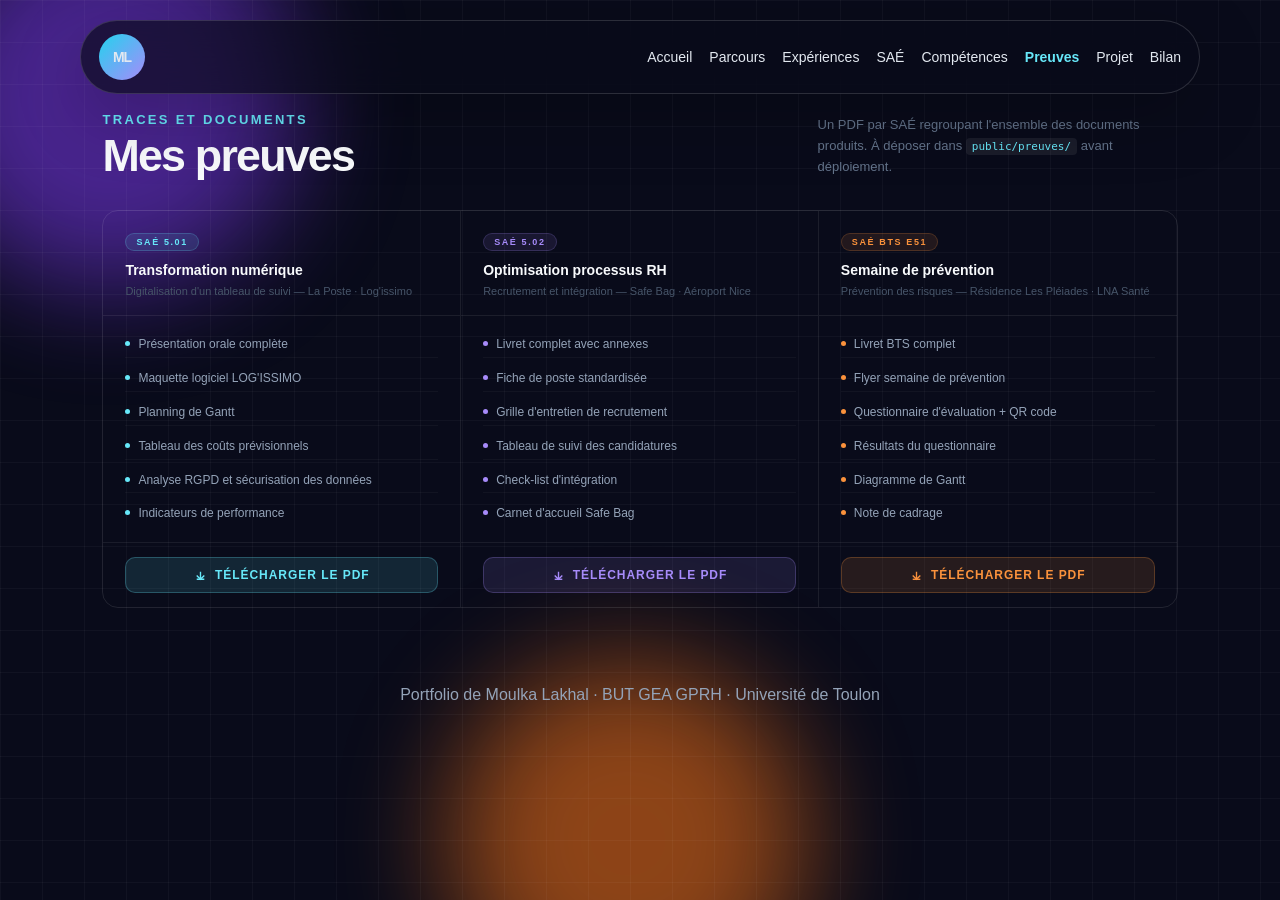
<file: preuves.html>
<!DOCTYPE html>
<html lang="fr">
<head>
  <meta charset="UTF-8" />
  <meta name="viewport" content="width=device-width, initial-scale=1.0" />
  <title>Preuves - Moulka Lakhal</title>
  <link rel="stylesheet" href="style.css" />
  <link rel="stylesheet" href="style-patch.css" />
  <style>
    body.simple-page { scroll-snap-type: none; }
    .preuves-page { padding: 5.5rem 0 3rem; }

    .preuves-hero {
      padding: 1.5rem 8vw 2rem;
      display: flex;
      align-items: baseline;
      justify-content: space-between;
      gap: 2rem;
      flex-wrap: wrap;
    }
    .preuves-hero h2 { font-size: clamp(1.8rem, 3.5vw, 3rem); line-height: 1; letter-spacing: -.04em; margin: 4px 0 0; }
    .preuves-hero-desc { max-width: 360px; font-size: 13px; color: #64748b; line-height: 1.6; align-self: flex-end; }

    /* ── Grille 3 grandes cartes ── */
    .preuves-grid-main {
      display: grid;
      grid-template-columns: 1fr 1fr 1fr;
      gap: 0;
      margin: 0 8vw;
      border: 1px solid rgba(255,255,255,.1);
      border-radius: 16px;
      overflow: hidden;
    }

    .preuve-big-card {
      display: flex;
      flex-direction: column;
      border-right: 1px solid rgba(255,255,255,.08);
      transition: background .25s;
    }
    .preuve-big-card:last-child { border-right: none; }

    .preuve-big-top {
      padding: 20px 22px 16px;
      border-bottom: 1px solid rgba(255,255,255,.08);
    }
    .preuve-big-code {
      font-size: 9px;
      font-weight: 900;
      text-transform: uppercase;
      letter-spacing: .18em;
      padding: 3px 10px;
      border-radius: 999px;
      display: inline-block;
      margin-bottom: 10px;
    }
    .c-badge { background: rgba(103,232,249,.1); color: #67e8f9; border: 1px solid rgba(103,232,249,.2); }
    .v-badge { background: rgba(167,139,250,.1); color: #a78bfa; border: 1px solid rgba(167,139,250,.2); }
    .o-badge { background: rgba(251,146,60,.1);  color: #fb923c; border: 1px solid rgba(251,146,60,.2); }

    .preuve-big-top h3 { font-size: 14px; font-weight: 800; color: #f8fafc; line-height: 1.3; margin: 0 0 4px; }
    .preuve-big-top p  { font-size: 11px; color: #475569; line-height: 1.5; margin: 0; }

    .preuve-big-body {
      padding: 16px 22px;
      flex: 1;
      display: flex;
      flex-direction: column;
      gap: 8px;
    }

    .preuve-doc-item {
      display: flex;
      align-items: flex-start;
      gap: 8px;
      font-size: 12px;
      color: #94a3b8;
      line-height: 1.4;
      padding: 4px 0;
      border-bottom: 1px solid rgba(255,255,255,.04);
    }
    .preuve-doc-item:last-child { border-bottom: none; }
    .preuve-doc-dot {
      width: 5px;
      height: 5px;
      border-radius: 50%;
      flex-shrink: 0;
      margin-top: 5px;
    }
    .c-dot { background: #67e8f9; }
    .v-dot { background: #a78bfa; }
    .o-dot { background: #fb923c; }

    .preuve-big-footer {
      padding: 14px 22px;
      border-top: 1px solid rgba(255,255,255,.07);
    }
    .preuve-dl-btn {
      display: flex;
      align-items: center;
      justify-content: center;
      gap: 8px;
      padding: 10px 16px;
      border-radius: 10px;
      font-size: 12px;
      font-weight: 700;
      text-decoration: none;
      transition: opacity .2s, transform .2s;
      text-transform: uppercase;
      letter-spacing: .08em;
    }
    .preuve-dl-btn:hover { opacity: .85; transform: translateY(-1px); }
    .c-btn { background: rgba(103,232,249,.12); color: #67e8f9; border: 1px solid rgba(103,232,249,.25); }
    .v-btn { background: rgba(167,139,250,.12); color: #a78bfa; border: 1px solid rgba(167,139,250,.25); }
    .o-btn { background: rgba(251,146,60,.12);  color: #fb923c; border: 1px solid rgba(251,146,60,.25); }

    /* ── Expériences pro en dessous ── */
    .preuves-exp {
      margin: 1.5rem 8vw 0;
      border: 1px solid rgba(255,255,255,.08);
      border-radius: 16px;
      overflow: hidden;
    }
    .preuves-exp-header {
      padding: 14px 20px;
      border-bottom: 1px solid rgba(255,255,255,.07);
      display: flex;
      align-items: center;
      gap: 12px;
      background: rgba(255,255,255,.02);
    }
    .g-badge { background: rgba(74,222,128,.1); color: #4ade80; border: 1px solid rgba(74,222,128,.2); font-size: 9px; font-weight: 900; text-transform: uppercase; letter-spacing: .16em; padding: 3px 10px; border-radius: 999px; }
    .preuves-exp-header span { font-size: 14px; font-weight: 700; color: #f8fafc; }
    .preuves-exp-grid {
      display: grid;
      grid-template-columns: 1fr 1fr;
    }
    .exp-card {
      padding: 16px 20px;
      border-right: 1px solid rgba(255,255,255,.07);
      display: flex;
      align-items: center;
      justify-content: space-between;
      gap: 12px;
    }
    .exp-card:last-child { border-right: none; }
    .exp-card-info h4 { font-size: 13px; font-weight: 700; color: #e2e8f0; margin: 0 0 4px; }
    .exp-card-info p  { font-size: 11px; color: #475569; margin: 0; }
    .exp-dl-btn {
      display: inline-flex;
      align-items: center;
      gap: 6px;
      padding: 7px 14px;
      border-radius: 8px;
      font-size: 11px;
      font-weight: 700;
      text-decoration: none;
      background: rgba(74,222,128,.1);
      color: #4ade80;
      border: 1px solid rgba(74,222,128,.2);
      white-space: nowrap;
      transition: opacity .2s;
      flex-shrink: 0;
    }
    .exp-dl-btn:hover { opacity: .8; }

    /* ── Note Vercel ── */
    .vercel-note {
      margin: 1.5rem 8vw 0;
      padding: 14px 18px;
      background: rgba(255,255,255,.03);
      border: 1px solid rgba(255,255,255,.08);
      border-radius: 12px;
      display: flex;
      gap: 12px;
      align-items: flex-start;
    }
    .vercel-icon { font-size: 18px; flex-shrink: 0; padding-top: 1px; }
    .vercel-note-title { font-size: 12px; font-weight: 700; color: #f8fafc; margin-bottom: 4px; }
    .vercel-note-text  { font-size: 11.5px; color: #64748b; line-height: 1.65; }
    .vercel-note-text code { font-family: monospace; background: rgba(255,255,255,.07); border-radius: 4px; padding: 1px 5px; font-size: 11px; color: #67e8f9; }

    @media (max-width: 860px) {
      .preuves-grid-main { grid-template-columns: 1fr; }
      .preuve-big-card { border-right: none; border-bottom: 1px solid rgba(255,255,255,.08); }
      .preuves-exp-grid { grid-template-columns: 1fr; }
      .exp-card { border-right: none; border-bottom: 1px solid rgba(255,255,255,.07); }
      .preuves-grid-main, .preuves-exp, .vercel-note { margin-left: 4vw; margin-right: 4vw; }
      .preuves-hero { padding-left: 4vw; padding-right: 4vw; }
    }
  </style>
</head>
<body class="simple-page">
  <div class="orb orb-1"></div>
  <div class="orb orb-3"></div>
  <div class="grain"></div>

  <header class="navbar">
    <a class="logo" href="index.html">ML</a>
    <button class="menu-btn" id="menuBtn">☰</button>
    <nav id="navLinks">
      <a href="index.html">Accueil</a>
      <a href="parcours.html">Parcours</a>
      <a href="experiences.html">Expériences</a>
      <a href="sae.html">SAÉ</a>
      <a href="competences.html">Compétences</a>
      <a href="preuves.html" class="active">Preuves</a>
      <a href="projet.html">Projet</a>
      <a href="bilan.html">Bilan</a>
    </nav>
  </header>

  <main class="preuves-page">

    <div class="preuves-hero reveal">
      <div>
        <p class="eyebrow" style="margin-bottom:6px">Traces et documents</p>
        <h2>Mes preuves</h2>
      </div>
      <p class="preuves-hero-desc">Un PDF par SAÉ regroupant l'ensemble des documents produits. À déposer dans <code style="font-family:monospace;font-size:11px;background:rgba(255,255,255,.07);padding:2px 6px;border-radius:4px;color:#67e8f9">public/preuves/</code> avant déploiement.</p>
    </div>

    <!-- 3 grandes cartes SAÉ -->
    <div class="preuves-grid-main reveal">

      <!-- SAÉ 5.01 -->
      <div class="preuve-big-card">
        <div class="preuve-big-top">
          <span class="preuve-big-code c-badge">SAÉ 5.01</span>
          <h3>Transformation numérique</h3>
          <p>Digitalisation d'un tableau de suivi — La Poste · Log'issimo</p>
        </div>
        <div class="preuve-big-body">
          <div class="preuve-doc-item"><span class="preuve-doc-dot c-dot"></span>Présentation orale complète</div>
          <div class="preuve-doc-item"><span class="preuve-doc-dot c-dot"></span>Maquette logiciel LOG'ISSIMO</div>
          <div class="preuve-doc-item"><span class="preuve-doc-dot c-dot"></span>Planning de Gantt</div>
          <div class="preuve-doc-item"><span class="preuve-doc-dot c-dot"></span>Tableau des coûts prévisionnels</div>
          <div class="preuve-doc-item"><span class="preuve-doc-dot c-dot"></span>Analyse RGPD et sécurisation des données</div>
          <div class="preuve-doc-item"><span class="preuve-doc-dot c-dot"></span>Indicateurs de performance</div>
        </div>
        <div class="preuve-big-footer">
          <a class="preuve-dl-btn c-btn" href="public/preuves/sae501-transformation-numerique.pdf" target="_blank">
            <svg width="13" height="13" viewBox="0 0 24 24" fill="none" stroke="currentColor" stroke-width="2.5"><path d="M12 5v14M5 12l7 7 7-7"/><path d="M5 19h14"/></svg>
            Télécharger le PDF
          </a>
        </div>
      </div>

      <!-- SAÉ 5.02 -->
      <div class="preuve-big-card">
        <div class="preuve-big-top">
          <span class="preuve-big-code v-badge">SAÉ 5.02</span>
          <h3>Optimisation processus RH</h3>
          <p>Recrutement et intégration — Safe Bag · Aéroport Nice</p>
        </div>
        <div class="preuve-big-body">
          <div class="preuve-doc-item"><span class="preuve-doc-dot v-dot"></span>Livret complet avec annexes</div>
          <div class="preuve-doc-item"><span class="preuve-doc-dot v-dot"></span>Fiche de poste standardisée</div>
          <div class="preuve-doc-item"><span class="preuve-doc-dot v-dot"></span>Grille d'entretien de recrutement</div>
          <div class="preuve-doc-item"><span class="preuve-doc-dot v-dot"></span>Tableau de suivi des candidatures</div>
          <div class="preuve-doc-item"><span class="preuve-doc-dot v-dot"></span>Check-list d'intégration</div>
          <div class="preuve-doc-item"><span class="preuve-doc-dot v-dot"></span>Carnet d'accueil Safe Bag</div>
        </div>
        <div class="preuve-big-footer">
          <a class="preuve-dl-btn v-btn" href="public/preuves/sae502-safe-bag.pdf" target="_blank">
            <svg width="13" height="13" viewBox="0 0 24 24" fill="none" stroke="currentColor" stroke-width="2.5"><path d="M12 5v14M5 12l7 7 7-7"/><path d="M5 19h14"/></svg>
            Télécharger le PDF
          </a>
        </div>
      </div>

      <!-- SAÉ BTS -->
      <div class="preuve-big-card">
        <div class="preuve-big-top">
          <span class="preuve-big-code o-badge">SAÉ BTS E51</span>
          <h3>Semaine de prévention</h3>
          <p>Prévention des risques — Résidence Les Pléiades · LNA Santé</p>
        </div>
        <div class="preuve-big-body">
          <div class="preuve-doc-item"><span class="preuve-doc-dot o-dot"></span>Livret BTS complet</div>
          <div class="preuve-doc-item"><span class="preuve-doc-dot o-dot"></span>Flyer semaine de prévention</div>
          <div class="preuve-doc-item"><span class="preuve-doc-dot o-dot"></span>Questionnaire d'évaluation + QR code</div>
          <div class="preuve-doc-item"><span class="preuve-doc-dot o-dot"></span>Résultats du questionnaire</div>
          <div class="preuve-doc-item"><span class="preuve-doc-dot o-dot"></span>Diagramme de Gantt</div>
          <div class="preuve-doc-item"><span class="preuve-doc-dot o-dot"></span>Note de cadrage</div>
        </div>
        <div class="preuve-big-footer">
          <a class="preuve-dl-btn o-btn" href="public/preuves/bts-lna-sante.pdf" target="_blank">
            <svg width="13" height="13" viewBox="0 0 24 24" fill="none" stroke="currentColor" stroke-width="2.5"><path d="M12 5v14M5 12l7 7 7-7"/><path d="M5 19h14"/></svg>
            Télécharger le PDF
          </a>
        </div>
      </div>

    </div>


  <footer style="margin-top:2.5rem">
    <p>Portfolio de Moulka Lakhal · BUT GEA GPRH · Université de Toulon</p>
  </footer>

  <script src="script.js"></script>
</body>
</html>
</file>
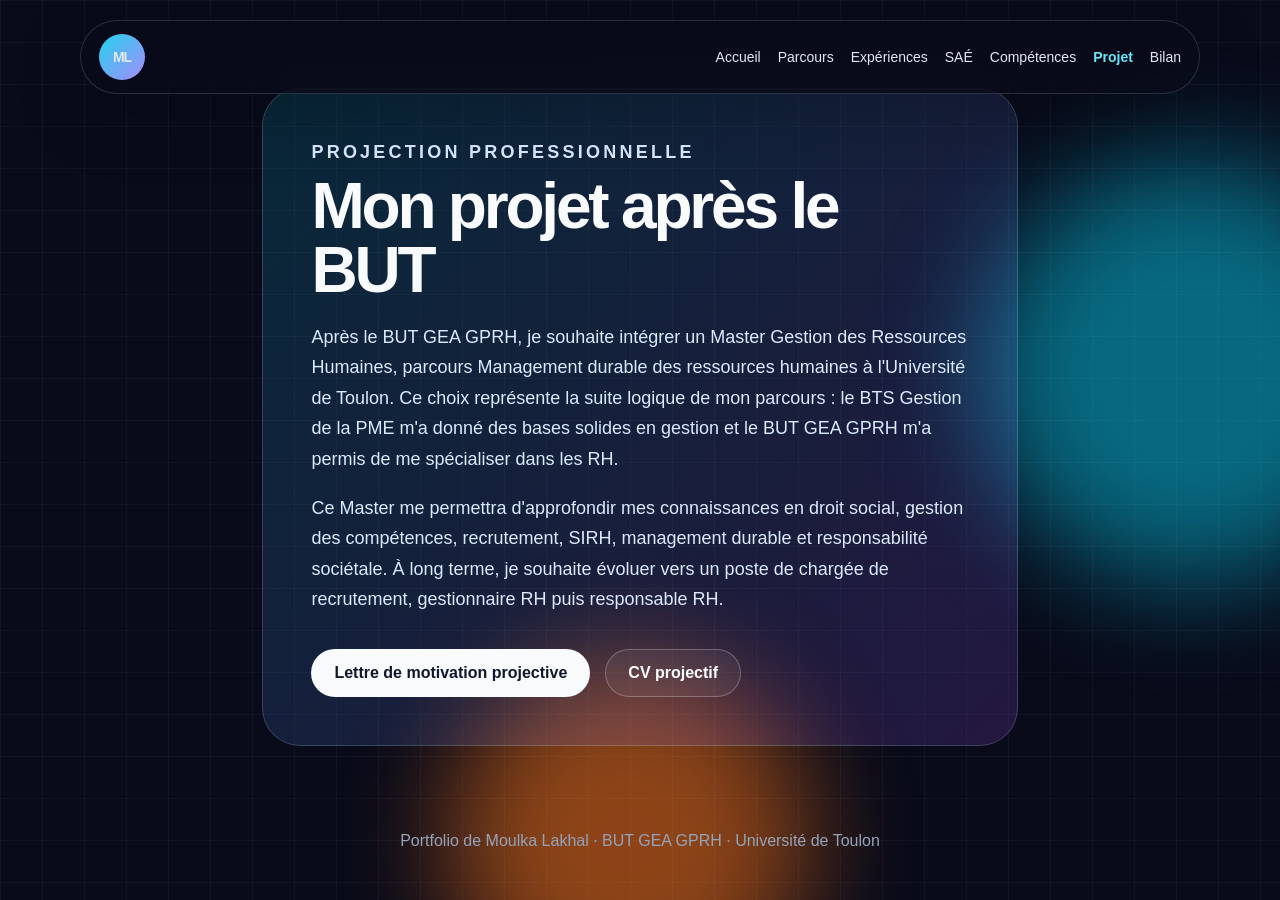
<file: projet.html>
<!DOCTYPE html>
<html lang="fr">
<head>
  <meta charset="UTF-8" />
  <meta name="viewport" content="width=device-width, initial-scale=1.0" />
  <title>Projet professionnel - Moulka Lakhal</title>
  <link rel="stylesheet" href="style.css" />
  <link rel="stylesheet" href="style-patch.css" />
</head>
<body class="simple-page">
  <div class="orb orb-2"></div>
  <div class="orb orb-3"></div>
  <div class="grain"></div>

  <header class="navbar">
    <a class="logo" href="index.html">ML</a>
    <button class="menu-btn" id="menuBtn">☰</button>
    <nav id="navLinks">
      <a href="index.html">Accueil</a>
      <a href="parcours.html">Parcours</a>
      <a href="experiences.html">Expériences</a>
      <a href="sae.html">SAÉ</a>
      <a href="competences.html">Compétences</a>
      <a href="projet.html" class="active">Projet</a>
      <a href="bilan.html">Bilan</a>
    </nav>
  </header>

  <main class="document-page">
    <div class="project reveal">
      <p class="eyebrow">Projection professionnelle</p>
      <h2>Mon projet après le BUT</h2>
      <p>
        Après le BUT GEA GPRH, je souhaite intégrer un Master Gestion des Ressources Humaines, parcours Management durable des ressources humaines à l'Université de Toulon. Ce choix représente la suite logique de mon parcours : le BTS Gestion de la PME m'a donné des bases solides en gestion et le BUT GEA GPRH m'a permis de me spécialiser dans les RH.
      </p>
      <p>
        Ce Master me permettra d'approfondir mes connaissances en droit social, gestion des compétences, recrutement, SIRH, management durable et responsabilité sociétale. À long terme, je souhaite évoluer vers un poste de chargée de recrutement, gestionnaire RH puis responsable RH.
      </p>
      <div class="project-actions">
        <a class="btn primary" href="lettre-motivation.html">Lettre de motivation projective</a>
        <a class="btn secondary" href="cv-projectif.html">CV projectif</a>
      </div>
    </div>
  </main>

  <footer>
    <p>Portfolio de Moulka Lakhal · BUT GEA GPRH · Université de Toulon</p>
  </footer>

  <script src="script.js"></script>
</body>
</html>
</file>
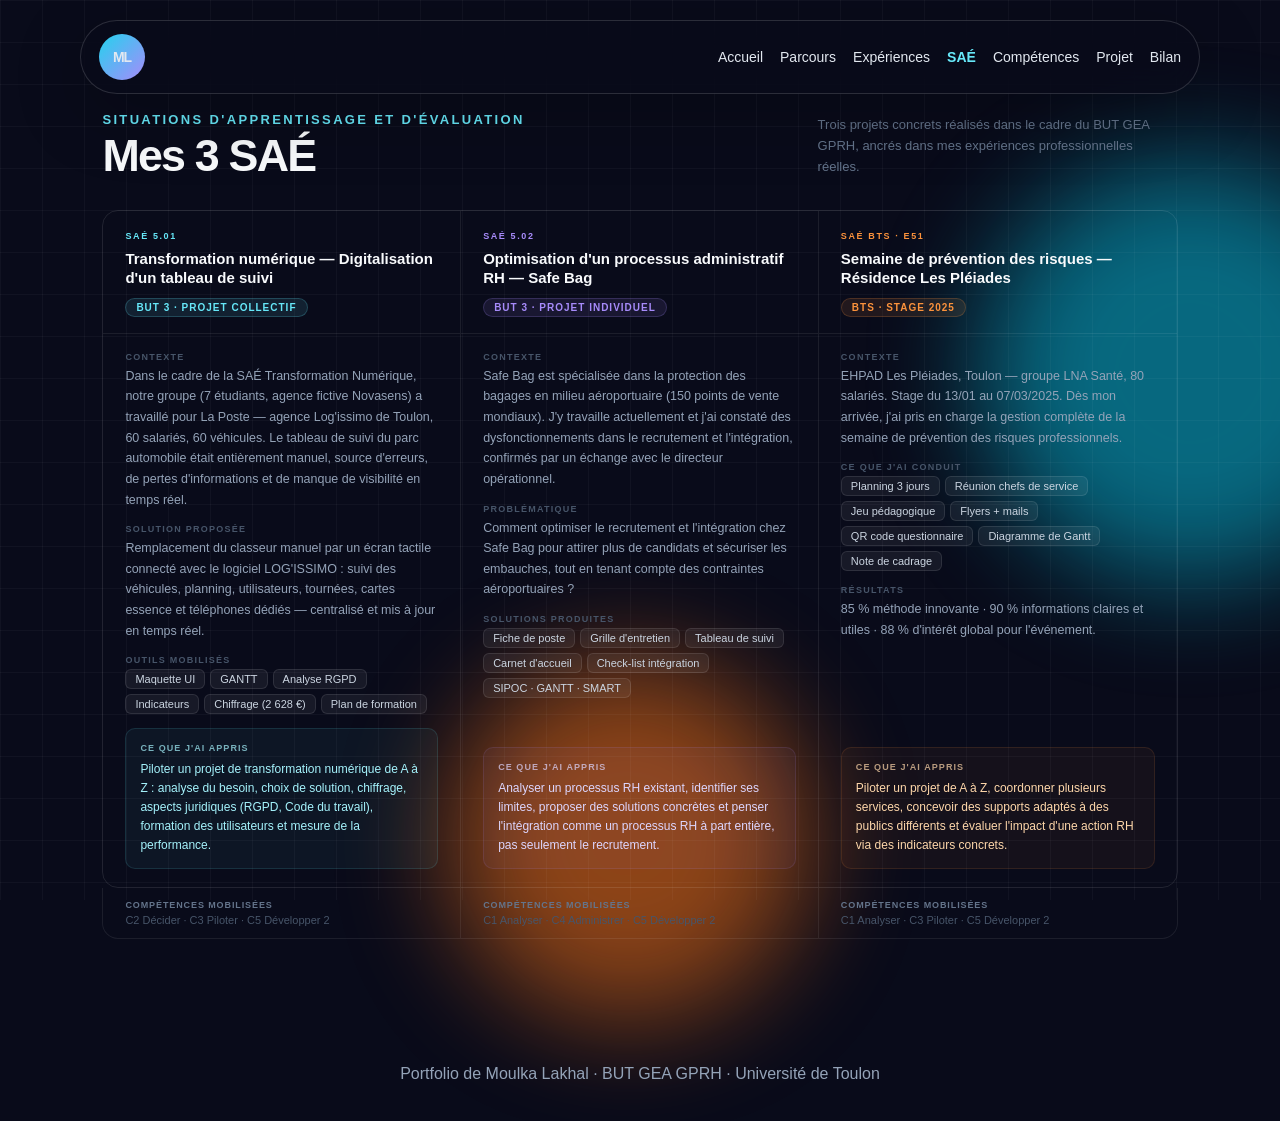
<file: sae.html>
<!DOCTYPE html>
<html lang="fr">
<head>
  <meta charset="UTF-8" />
  <meta name="viewport" content="width=device-width, initial-scale=1.0" />
  <title>SAÉ - Moulka Lakhal</title>
  <link rel="stylesheet" href="style.css" />
  <link rel="stylesheet" href="style-patch.css" />
  <style>
    body.simple-page { scroll-snap-type: none; }

    .sae-page { padding: 5.5rem 0 3rem; }

    /* ── En-tête ── */
    .sae-hero {
      padding: 1.5rem 8vw 2rem;
      display: flex;
      align-items: baseline;
      justify-content: space-between;
      gap: 2rem;
      flex-wrap: wrap;
    }
    .sae-hero h2 { font-size: clamp(1.8rem, 3.5vw, 3rem); line-height: 1; letter-spacing: -.04em; margin: 4px 0 0; }
    .sae-hero-desc { max-width: 360px; font-size: 13px; color: #64748b; line-height: 1.6; align-self: flex-end; }

    /* ── Grille 3 cartes ── */
    .sae-grid {
      display: grid;
      grid-template-columns: 1fr 1fr 1fr;
      gap: 0;
      margin: 0 8vw;
      border: 1px solid rgba(255,255,255,.1);
      border-radius: 16px;
      overflow: hidden;
    }

    .sae-card-new {
      display: flex;
      flex-direction: column;
      border-right: 1px solid rgba(255,255,255,.08);
      transition: background .25s;
    }
    .sae-card-new:last-child { border-right: none; }
    .sae-card-new:hover { background: rgba(255,255,255,.03); }

    /* Bandeau couleur en haut */
    .sae-card-top {
      padding: 20px 22px 16px;
      border-bottom: 1px solid rgba(255,255,255,.08);
    }
    .sae-code {
      font-size: 9px;
      font-weight: 900;
      text-transform: uppercase;
      letter-spacing: .18em;
      margin-bottom: 8px;
      display: block;
    }
    .sae-card-new:nth-child(1) .sae-code { color: #67e8f9; }
    .sae-card-new:nth-child(2) .sae-code { color: #a78bfa; }
    .sae-card-new:nth-child(3) .sae-code { color: #fb923c; }

    .sae-card-top h3 {
      font-size: 15px;
      font-weight: 800;
      color: #f8fafc;
      line-height: 1.3;
      margin: 0;
    }

    .sae-tag {
      display: inline-flex;
      margin-top: 10px;
      padding: 3px 10px;
      border-radius: 999px;
      font-size: 10px;
      font-weight: 700;
      text-transform: uppercase;
      letter-spacing: .1em;
    }
    .sae-card-new:nth-child(1) .sae-tag { background: rgba(103,232,249,.1); color: #67e8f9; border: 1px solid rgba(103,232,249,.2); }
    .sae-card-new:nth-child(2) .sae-tag { background: rgba(167,139,250,.1); color: #a78bfa; border: 1px solid rgba(167,139,250,.2); }
    .sae-card-new:nth-child(3) .sae-tag { background: rgba(251,146,60,.1); color: #fb923c; border: 1px solid rgba(251,146,60,.2); }

    /* Corps de la carte */
    .sae-card-body { padding: 18px 22px; flex: 1; display: flex; flex-direction: column; gap: 14px; }

    .sae-section-label {
      font-size: 9px;
      font-weight: 800;
      text-transform: uppercase;
      letter-spacing: .14em;
      color: #475569;
      margin-bottom: 4px;
    }
    .sae-section-text { font-size: 12.5px; color: #94a3b8; line-height: 1.65; }

    /* Outils / résultats en tags */
    .sae-pills {
      display: flex;
      flex-wrap: wrap;
      gap: 5px;
      margin-top: 2px;
    }
    .sae-pill {
      padding: 3px 9px;
      border-radius: 6px;
      background: rgba(255,255,255,.06);
      border: 1px solid rgba(255,255,255,.1);
      font-size: 11px;
      color: #cbd5e1;
    }

    /* Bloc résultat mis en valeur */
    .sae-result {
      margin-top: auto;
      padding: 12px 14px;
      border-radius: 10px;
      font-size: 12px;
      line-height: 1.6;
    }
    .sae-card-new:nth-child(1) .sae-result { background: rgba(103,232,249,.05); border: 1px solid rgba(103,232,249,.12); color: #a5f3fc; }
    .sae-card-new:nth-child(2) .sae-result { background: rgba(167,139,250,.05); border: 1px solid rgba(167,139,250,.12); color: #ddd6fe; }
    .sae-card-new:nth-child(3) .sae-result { background: rgba(251,146,60,.05); border: 1px solid rgba(251,146,60,.12); color: #fed7aa; }

    .sae-result-label { font-size: 9px; font-weight: 800; text-transform: uppercase; letter-spacing: .12em; opacity: .7; margin-bottom: 4px; }

    /* ── Bande compétences en bas ── */
    .sae-footer {
      margin: 0 8vw;
      border: 1px solid rgba(255,255,255,.08);
      border-top: none;
      border-radius: 0 0 16px 16px;
      display: grid;
      grid-template-columns: 1fr 1fr 1fr;
      overflow: hidden;
    }
    .sae-footer-cell {
      padding: 12px 22px;
      border-right: 1px solid rgba(255,255,255,.07);
      font-size: 11px;
      color: #475569;
    }
    .sae-footer-cell:last-child { border-right: none; }
    .sae-footer-cell strong { color: #64748b; font-size: 9px; text-transform: uppercase; letter-spacing: .1em; display: block; margin-bottom: 4px; }

    @media (max-width: 860px) {
      .sae-grid { grid-template-columns: 1fr; margin: 0 4vw; }
      .sae-card-new { border-right: none; border-bottom: 1px solid rgba(255,255,255,.08); }
      .sae-footer { grid-template-columns: 1fr; margin: 0 4vw; }
      .sae-footer-cell { border-right: none; border-bottom: 1px solid rgba(255,255,255,.07); }
      .sae-hero { padding: 1.5rem 4vw 2rem; }
    }
  </style>
</head>
<body class="simple-page">
  <div class="orb orb-2"></div>
  <div class="orb orb-3"></div>
  <div class="grain"></div>

  <header class="navbar">
    <a class="logo" href="index.html">ML</a>
    <button class="menu-btn" id="menuBtn">☰</button>
    <nav id="navLinks">
      <a href="index.html">Accueil</a>
      <a href="parcours.html">Parcours</a>
      <a href="experiences.html">Expériences</a>
      <a href="sae.html" class="active">SAÉ</a>
      <a href="competences.html">Compétences</a>
      <a href="projet.html">Projet</a>
      <a href="bilan.html">Bilan</a>
    </nav>
  </header>

  <main class="sae-page">

    <div class="sae-hero reveal">
      <div>
        <p class="eyebrow" style="margin-bottom:6px">Situations d'apprentissage et d'évaluation</p>
        <h2>Mes 3 SAÉ</h2>
      </div>
      <p class="sae-hero-desc">Trois projets concrets réalisés dans le cadre du BUT GEA GPRH, ancrés dans mes expériences professionnelles réelles.</p>
    </div>

    <div class="sae-grid reveal">

      <!-- SAÉ 5.01 : Transformation numérique -->
      <div class="sae-card-new">
        <div class="sae-card-top">
          <span class="sae-code">SAÉ 5.01</span>
          <h3>Transformation numérique — Digitalisation d'un tableau de suivi</h3>
          <span class="sae-tag">BUT 3 · Projet collectif</span>
        </div>
        <div class="sae-card-body">
          <div>
            <div class="sae-section-label">Contexte</div>
            <div class="sae-section-text">Dans le cadre de la SAÉ Transformation Numérique, notre groupe (7 étudiants, agence fictive Novasens) a travaillé pour La Poste — agence Log'issimo de Toulon, 60 salariés, 60 véhicules. Le tableau de suivi du parc automobile était entièrement manuel, source d'erreurs, de pertes d'informations et de manque de visibilité en temps réel.</div>
          </div>
          <div>
            <div class="sae-section-label">Solution proposée</div>
            <div class="sae-section-text">Remplacement du classeur manuel par un écran tactile connecté avec le logiciel LOG'ISSIMO : suivi des véhicules, planning, utilisateurs, tournées, cartes essence et téléphones dédiés — centralisé et mis à jour en temps réel.</div>
          </div>
          <div>
            <div class="sae-section-label">Outils mobilisés</div>
            <div class="sae-pills">
              <span class="sae-pill">Maquette UI</span>
              <span class="sae-pill">GANTT</span>
              <span class="sae-pill">Analyse RGPD</span>
              <span class="sae-pill">Indicateurs</span>
              <span class="sae-pill">Chiffrage (2 628 €)</span>
              <span class="sae-pill">Plan de formation</span>
            </div>
          </div>
          <div class="sae-result">
            <div class="sae-result-label">Ce que j'ai appris</div>
            Piloter un projet de transformation numérique de A à Z : analyse du besoin, choix de solution, chiffrage, aspects juridiques (RGPD, Code du travail), formation des utilisateurs et mesure de la performance.
          </div>
        </div>
      </div>

      <!-- SAÉ 5.02 : Safe Bag -->
      <div class="sae-card-new">
        <div class="sae-card-top">
          <span class="sae-code">SAÉ 5.02</span>
          <h3>Optimisation d'un processus administratif RH — Safe Bag</h3>
          <span class="sae-tag">BUT 3 · Projet individuel</span>
        </div>
        <div class="sae-card-body">
          <div>
            <div class="sae-section-label">Contexte</div>
            <div class="sae-section-text">Safe Bag est spécialisée dans la protection des bagages en milieu aéroportuaire (150 points de vente mondiaux). J'y travaille actuellement et j'ai constaté des dysfonctionnements dans le recrutement et l'intégration, confirmés par un échange avec le directeur opérationnel.</div>
          </div>
          <div>
            <div class="sae-section-label">Problématique</div>
            <div class="sae-section-text">Comment optimiser le recrutement et l'intégration chez Safe Bag pour attirer plus de candidats et sécuriser les embauches, tout en tenant compte des contraintes aéroportuaires ?</div>
          </div>
          <div>
            <div class="sae-section-label">Solutions produites</div>
            <div class="sae-pills">
              <span class="sae-pill">Fiche de poste</span>
              <span class="sae-pill">Grille d'entretien</span>
              <span class="sae-pill">Tableau de suivi</span>
              <span class="sae-pill">Carnet d'accueil</span>
              <span class="sae-pill">Check-list intégration</span>
              <span class="sae-pill">SIPOC · GANTT · SMART</span>
            </div>
          </div>
          <div class="sae-result">
            <div class="sae-result-label">Ce que j'ai appris</div>
            Analyser un processus RH existant, identifier ses limites, proposer des solutions concrètes et penser l'intégration comme un processus RH à part entière, pas seulement le recrutement.
          </div>
        </div>
      </div>

      <!-- SAÉ BTS : Les Pléiades -->
      <div class="sae-card-new">
        <div class="sae-card-top">
          <span class="sae-code">SAÉ BTS · E51</span>
          <h3>Semaine de prévention des risques — Résidence Les Pléiades</h3>
          <span class="sae-tag">BTS · Stage 2025</span>
        </div>
        <div class="sae-card-body">
          <div>
            <div class="sae-section-label">Contexte</div>
            <div class="sae-section-text">EHPAD Les Pléiades, Toulon — groupe LNA Santé, 80 salariés. Stage du 13/01 au 07/03/2025. Dès mon arrivée, j'ai pris en charge la gestion complète de la semaine de prévention des risques professionnels.</div>
          </div>
          <div>
            <div class="sae-section-label">Ce que j'ai conduit</div>
            <div class="sae-pills">
              <span class="sae-pill">Planning 3 jours</span>
              <span class="sae-pill">Réunion chefs de service</span>
              <span class="sae-pill">Jeu pédagogique</span>
              <span class="sae-pill">Flyers + mails</span>
              <span class="sae-pill">QR code questionnaire</span>
              <span class="sae-pill">Diagramme de Gantt</span>
              <span class="sae-pill">Note de cadrage</span>
            </div>
          </div>
          <div>
            <div class="sae-section-label">Résultats</div>
            <div class="sae-section-text">85 % méthode innovante · 90 % informations claires et utiles · 88 % d'intérêt global pour l'événement.</div>
          </div>
          <div class="sae-result">
            <div class="sae-result-label">Ce que j'ai appris</div>
            Piloter un projet de A à Z, coordonner plusieurs services, concevoir des supports adaptés à des publics différents et évaluer l'impact d'une action RH via des indicateurs concrets.
          </div>
        </div>
      </div>

    </div>

    <!-- Bande compétences associées -->
    <div class="sae-footer reveal">
      <div class="sae-footer-cell">
        <strong>Compétences mobilisées</strong>
        C2 Décider · C3 Piloter · C5 Développer 2
      </div>
      <div class="sae-footer-cell">
        <strong>Compétences mobilisées</strong>
        C1 Analyser · C4 Administrer · C5 Développer 2
      </div>
      <div class="sae-footer-cell">
        <strong>Compétences mobilisées</strong>
        C1 Analyser · C3 Piloter · C5 Développer 2
      </div>
    </div>

  </main>

  <footer style="margin-top:2.5rem">
    <p>Portfolio de Moulka Lakhal · BUT GEA GPRH · Université de Toulon</p>
  </footer>

  <script src="script.js"></script>
</body>
</html>
</file>
<file: style.css>
*{box-sizing:border-box;margin:0;padding:0}html{scroll-behavior:smooth}body{font-family:Inter,Segoe UI,Arial,sans-serif;background:#090b1a;color:#f8fafc;overflow-x:hidden}body::selection{background:#7c3aed;color:white}.grain{position:fixed;inset:0;background-image:linear-gradient(rgba(255,255,255,.035) 1px,transparent 1px),linear-gradient(90deg,rgba(255,255,255,.035) 1px,transparent 1px);background-size:42px 42px;pointer-events:none;z-index:-1}.orb{position:fixed;border-radius:999px;filter:blur(55px);opacity:.55;z-index:-2;animation:float 9s ease-in-out infinite}.orb-1{width:380px;height:380px;background:#7c3aed;top:-90px;left:-80px}.orb-2{width:420px;height:420px;background:#06b6d4;right:-120px;top:18%}.orb-3{width:360px;height:360px;background:#f97316;bottom:-120px;left:35%;animation-delay:2s}@keyframes float{0%,100%{transform:translateY(0) scale(1)}50%{transform:translateY(-30px) scale(1.08)}}.navbar{position:fixed;top:20px;left:50%;transform:translateX(-50%);width:min(1120px,92%);display:flex;justify-content:space-between;align-items:center;padding:13px 18px;border:1px solid rgba(255,255,255,.14);background:rgba(9,11,26,.68);backdrop-filter:blur(18px);border-radius:999px;z-index:100;box-shadow:0 20px 70px rgba(0,0,0,.22)}.logo{width:46px;height:46px;display:grid;place-items:center;border-radius:50%;background:linear-gradient(135deg,#22d3ee,#a78bfa);color:#060617;font-weight:900;text-decoration:none;letter-spacing:-1px}.navbar nav{display:flex;gap:17px;align-items:center}.navbar a{color:#e2e8f0;text-decoration:none;font-size:14px}.navbar nav a:hover{color:#67e8f9}.menu-btn{display:none;background:transparent;border:0;color:white;font-size:25px}.section{min-height:100vh;padding:120px 8vw 80px}.hero{display:grid;grid-template-columns:1.2fr .8fr;gap:40px;align-items:center}.eyebrow{text-transform:uppercase;letter-spacing:.18em;color:#67e8f9;font-size:13px;font-weight:800;margin-bottom:18px}.hero h1{font-size:clamp(60px,10vw,132px);line-height:.86;letter-spacing:-.08em;margin-bottom:28px}.hero h1 span{background:linear-gradient(90deg,#67e8f9,#c084fc,#fb7185);-webkit-background-clip:text;color:transparent}.hero-text{max-width:760px;color:#dbeafe;font-size:21px;line-height:1.65}.hero-actions,.project-actions{display:flex;gap:15px;flex-wrap:wrap;margin-top:34px}.btn{display:inline-flex;align-items:center;justify-content:center;padding:14px 22px;border-radius:999px;text-decoration:none;font-weight:800;border:1px solid transparent;transition:.25s}.btn.primary{background:#f8fafc;color:#0f172a}.btn.secondary{border-color:rgba(255,255,255,.25);color:white;background:rgba(255,255,255,.06)}.btn:hover{transform:translateY(-3px)}.hero-card,.glass-card,.sae-card,.competence-card,.proof-card,.bilan-card,.document-card,.cv-card{background:linear-gradient(145deg,rgba(255,255,255,.11),rgba(255,255,255,.055));border:1px solid rgba(255,255,255,.16);box-shadow:0 30px 90px rgba(0,0,0,.28);backdrop-filter:blur(18px);border-radius:34px}.hero-card{padding:34px;min-height:410px;display:flex;flex-direction:column;justify-content:space-between;position:relative;overflow:hidden}.hero-card::after{content:"RH";position:absolute;right:-20px;bottom:-40px;font-size:160px;font-weight:900;color:rgba(255,255,255,.05)}.card-label{font-size:13px;color:#93c5fd;text-transform:uppercase;letter-spacing:.14em;font-weight:800;margin-bottom:10px}.hero-card h2{font-size:54px;margin-bottom:15px}.hero-card p{color:#dbeafe;line-height:1.7}.mini-stats{display:grid;grid-template-columns:repeat(3,1fr);gap:10px;margin-top:25px}.mini-stats div{padding:14px;border-radius:18px;background:rgba(255,255,255,.08)}.mini-stats strong{display:block;font-size:20px}.mini-stats span{font-size:12px;color:#cbd5e1}.section-title{max-width:900px;margin-bottom:45px}.section-title h2,.project h2{font-size:clamp(36px,5vw,70px);line-height:1;margin-bottom:20px;letter-spacing:-.05em}.section-title p,.project p{font-size:18px;line-height:1.7;color:#dbeafe}.timeline{border-left:3px solid #67e8f9;margin-left:18px}.timeline article{position:relative;margin:0 0 28px 30px;padding:25px 30px;border-radius:26px;background:rgba(255,255,255,.075);border:1px solid rgba(255,255,255,.12)}.timeline article::before{content:"";position:absolute;left:-41px;top:30px;width:18px;height:18px;background:#67e8f9;border-radius:50%;box-shadow:0 0 25px #67e8f9}.timeline span{color:#c084fc;font-weight:800}.timeline h3{font-size:24px;margin:7px 0 9px}.timeline p,.glass-card p,.sae-card p,.competence-card p,.proof-card li,.bilan-card p,.document-card p,.cv-card p,.cv-card li{color:#dbeafe;line-height:1.7}.dark-panel{background:rgba(255,255,255,.035)}.cards-grid,.proof-grid,.bilan-grid{display:grid;grid-template-columns:repeat(auto-fit,minmax(260px,1fr));gap:22px}.glass-card,.proof-card,.bilan-card{padding:28px;transition:.3s}.glass-card:hover,.proof-card:hover,.bilan-card:hover{transform:translateY(-8px);border-color:rgba(103,232,249,.5)}.glass-card h3,.proof-card h3,.bilan-card h3{font-size:24px;margin-bottom:14px}.tags{display:flex;flex-wrap:wrap;gap:8px;margin-top:19px}.tags span{padding:8px 12px;background:rgba(103,232,249,.12);color:#a5f3fc;border-radius:999px;font-size:13px;border:1px solid rgba(103,232,249,.18)}.sae-layout{display:grid;grid-template-columns:repeat(3,1fr);gap:22px}.sae-card{padding:28px}.sae-card h3{font-size:24px;margin-bottom:16px;color:#f0abfc}.competence-stack{display:grid;gap:24px}.competence-card{display:grid;grid-template-columns:90px 1fr;gap:24px;padding:30px;position:relative;overflow:hidden}.competence-card .number{font-size:44px;font-weight:900;color:#67e8f9}.competence-card h3{font-size:30px;margin-bottom:16px}.essential{margin-top:15px;padding:16px;border-radius:18px;background:rgba(192,132,252,.12);border:1px solid rgba(192,132,252,.22);color:#f5d0fe;line-height:1.65}.proof-card ul{padding-left:18px;margin-bottom:20px}.mini-link{display:inline-flex;color:#0f172a;background:#a5f3fc;text-decoration:none;padding:11px 15px;border-radius:999px;font-weight:800}.project{max-width:980px;margin:auto;padding:48px;border-radius:38px;background:linear-gradient(135deg,rgba(6,182,212,.17),rgba(168,85,247,.17));border:1px solid rgba(255,255,255,.17)}.project p+p{margin-top:18px}.bilan-card.highlight{background:linear-gradient(145deg,rgba(103,232,249,.18),rgba(192,132,252,.14));border-color:rgba(103,232,249,.45)}.action-plan{margin-top:34px;padding:32px;border-radius:30px;background:rgba(255,255,255,.07);border:1px solid rgba(255,255,255,.14)}.action-plan h3{font-size:32px;margin-bottom:20px}.steps{display:grid;grid-template-columns:repeat(auto-fit,minmax(220px,1fr));gap:15px}.steps div{padding:20px;border-radius:22px;background:rgba(255,255,255,.075)}.steps span{display:block;color:#67e8f9;font-weight:900;margin-bottom:8px}.steps p{color:#dbeafe;line-height:1.6}footer{text-align:center;padding:38px;color:#94a3b8}.reveal{opacity:0;transform:translateY(36px);transition:1s ease}.reveal.active{opacity:1;transform:translateY(0)}.delay-1{transition-delay:.15s}.delay-2{transition-delay:.3s}.delay-3{transition-delay:.45s}.simple-page{min-height:100vh}.document-page{padding:130px 8vw 70px}.document-card,.cv-card{max-width:930px;margin:auto;padding:44px}.document-card h1,.cv-card h1{font-size:clamp(42px,6vw,78px);line-height:1;margin-bottom:28px}.document-card p{margin-bottom:18px}.cv-head{display:flex;justify-content:space-between;gap:24px;align-items:flex-start;border-bottom:1px solid rgba(255,255,255,.18);padding-bottom:25px;margin-bottom:25px}.cv-contact{text-align:right;color:#cbd5e1;line-height:1.7}.cv-card section{margin:24px 0}.cv-card h2{font-size:26px;margin-bottom:12px;color:#67e8f9}.cv-line{display:flex;justify-content:space-between;gap:20px;margin-top:12px}.cv-line span{color:#c084fc;font-weight:800}@media(max-width:900px){.navbar{border-radius:25px;align-items:flex-start}.menu-btn{display:block}.navbar nav{display:none;position:absolute;left:0;right:0;top:68px;flex-direction:column;align-items:flex-start;padding:20px;border-radius:24px;background:rgba(9,11,26,.96);border:1px solid rgba(255,255,255,.13)}.navbar nav.open{display:flex}.hero{grid-template-columns:1fr}.sae-layout{grid-template-columns:1fr}.competence-card{grid-template-columns:1fr}.section{padding-left:6vw;padding-right:6vw}.cv-head,.cv-line{flex-direction:column}.cv-contact{text-align:left}.hero-card{min-height:auto}.mini-stats{grid-template-columns:1fr}}
</file>
<file: style-patch.css>
/* =====================================================
   PATCH MULTI-PAGES — à coller à la fin de style.css
   ===================================================== */

/* ── Lien actif dans la nav ── */
.navbar nav a.active {
  color: #67e8f9;
  font-weight: 600;
}

/* ── Hero home simplifié ── */
.hero-home {
  min-height: 100vh;
  display: flex;
  flex-direction: column;
  justify-content: center;
  gap: 4rem;
  padding: 8rem 8vw 4rem;
}

.hero-home-inner h1 {
  font-size: clamp(3.5rem, 10vw, 7rem);
  line-height: .86;
  letter-spacing: -.08em;
  margin: .5rem 0 1.25rem;
}

.hero-home-inner h1 span {
  background: linear-gradient(90deg,#67e8f9,#c084fc,#fb7185);
  -webkit-background-clip: text;
  color: transparent;
}

/* ── Grille de navigation accueil — div, pas nav ── */
div.home-nav {
  display: grid;
  grid-template-columns: repeat(auto-fill, minmax(220px, 1fr));
  gap: 1rem;
}

div.home-nav a.home-nav-card {
  display: flex;
  align-items: flex-start;
  gap: 1rem;
  padding: 1.25rem 1.5rem;
  background: rgba(255,255,255,.05);
  border: 1px solid rgba(255,255,255,.1);
  border-radius: 16px;
  text-decoration: none;
  color: #f8fafc;
  transition: background .2s, border-color .2s, transform .2s;
  font-size: 14px;
}

div.home-nav a.home-nav-card:hover {
  background: rgba(255,255,255,.09);
  border-color: rgba(103,232,249,.4);
  transform: translateY(-3px);
  color: #f8fafc;
}

div.home-nav .hnc-num {
  font-size: .72rem;
  font-weight: 900;
  color: #67e8f9;
  min-width: 1.5rem;
  padding-top: .1rem;
  flex-shrink: 0;
}

div.home-nav strong {
  display: block;
  font-size: .92rem;
  margin-bottom: .2rem;
  color: #f8fafc;
}

div.home-nav p {
  margin: 0;
  font-size: .8rem;
  color: #94a3b8;
  line-height: 1.3;
}

/* ── Pages internes ── */
.document-page {
  max-width: 900px;
  margin: 0 auto;
  padding: 8rem 8vw 5rem;
}

body.simple-page {
  scroll-snap-type: none;
}

/* ── Pages internes : moins d'espace vide ── */
.document-page {
  max-width: 960px;
  margin: 0 auto;
  padding: 5.5rem 8vw 3rem !important;
}

body.simple-page .section-title {
  margin-bottom: 24px;
}

body.simple-page .section-title h2 {
  font-size: clamp(2rem, 4vw, 3rem) !important;
  margin-bottom: 10px;
}

body.simple-page .section-title p {
  font-size: 15px;
}

body.simple-page .eyebrow {
  margin-bottom: 6px;
}

body.simple-page .competence-stack {
  gap: 14px;
}

body.simple-page .competence-card {
  padding: 20px 24px;
  gap: 16px;
}

body.simple-page .competence-card .number {
  font-size: 28px;
}

body.simple-page .competence-card h3 {
  font-size: 18px !important;
  margin-bottom: 8px;
}

body.simple-page .competence-card p {
  font-size: 14px;
  line-height: 1.6;
  margin-bottom: 5px;
}

body.simple-page .essential {
  margin-top: 10px;
  padding: 11px 14px;
  font-size: 13px;
  line-height: 1.5;
}

/* SAÉ cards aussi */
body.simple-page .sae-layout {
  gap: 14px;
}

body.simple-page .sae-card {
  padding: 20px 24px;
}

body.simple-page .sae-card h3 {
  font-size: 18px;
  margin-bottom: 10px;
}

/* Cards grille */
body.simple-page .cards-grid {
  gap: 14px;
}

body.simple-page .glass-card {
  padding: 20px 22px;
}
</file>
